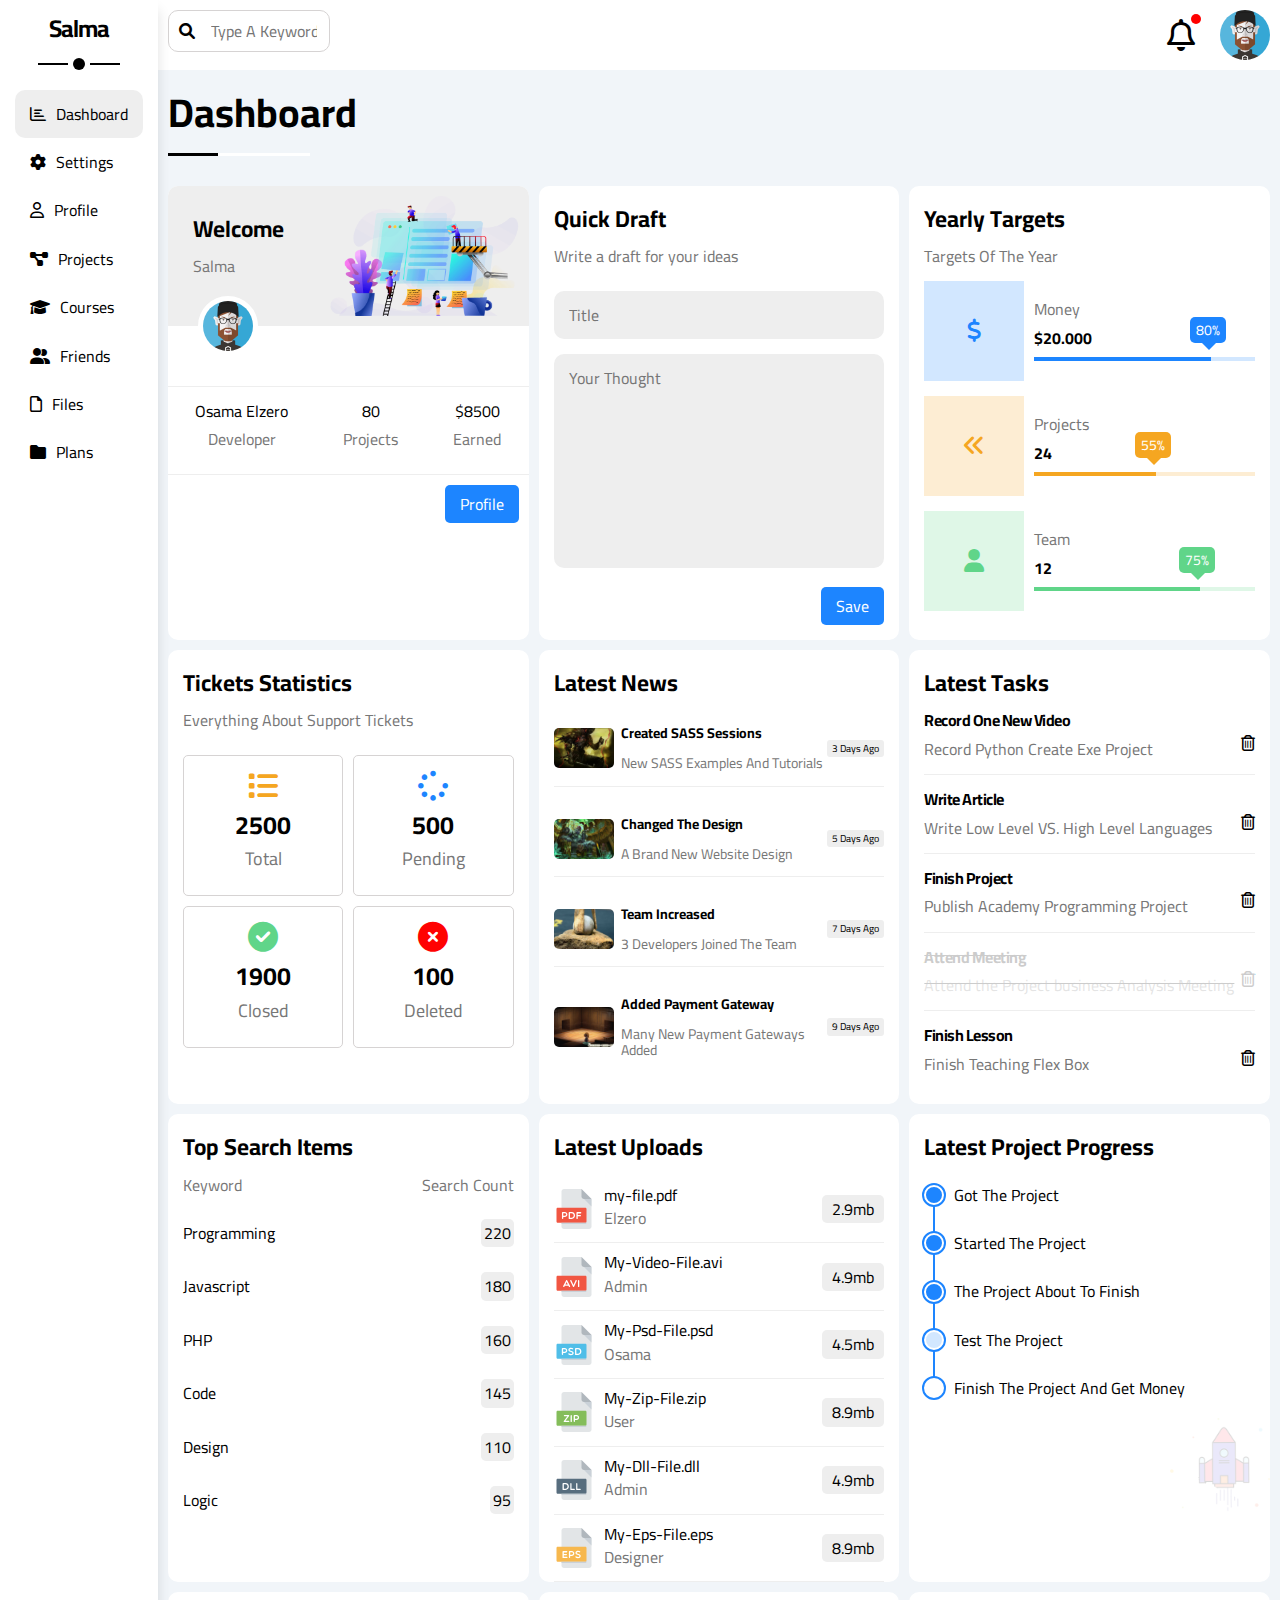
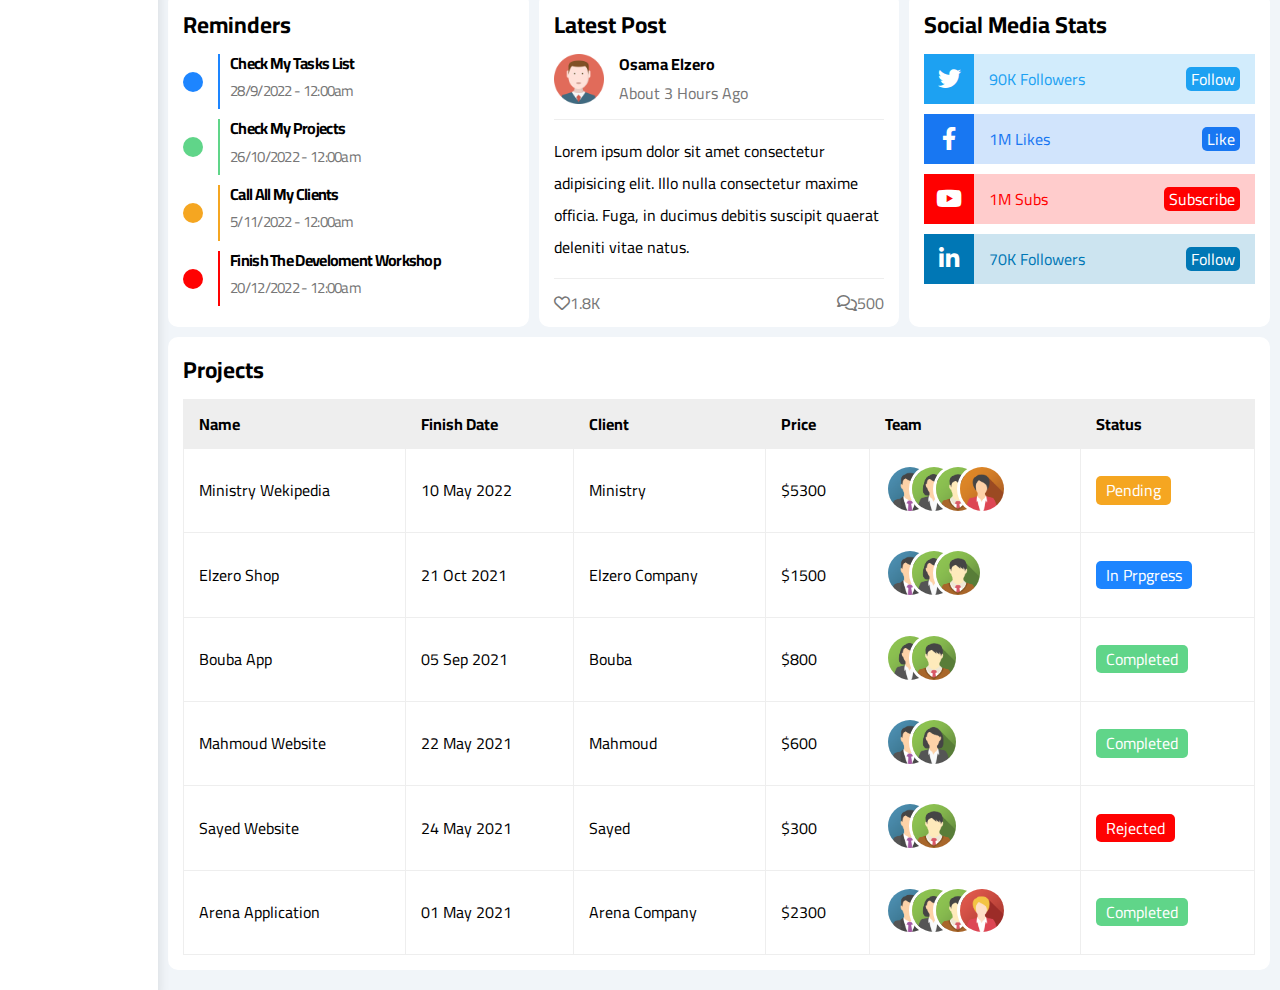
<file: index.html>
<!DOCTYPE html>
<html lang="en">

<head>
    <meta charset="UTF-8">
    <meta http-equiv="X-UA-Compatible" content="IE=edge">
    <meta name="viewport" content="width=device-width, initial-scale=1.0">
    <title>Dashboard</title>
    <link rel="stylesheet" href="css/normalize.css">
    <!-- Font Awesome -->
    <link rel="stylesheet" href="css/all.min.css">
    <link rel="stylesheet" href="css/master.css">
    <!-- Google Fonts -->
    <link rel="preconnect" href="https://fonts.googleapis.com">
    <link rel="preconnect" href="https://fonts.gstatic.com" crossorigin>
    <link href="https://fonts.googleapis.com/css2?family=Cairo:wght@300;400;500;600;700&display=swap" rel="stylesheet">
</head>

<body>
    <!-- Start Main -->
    <div class="main-page">
        <!-- Start Side Bar -->
        <div class="side-bar">
            <h2>Salma</h2>
            <span class="circle"></span>
            <ul>
                <li style="background-color: #eeeeee;"><a href="#index.html"><i
                            class="fa-regular fa-chart-bar"></i><span>Dashboard</span></a></li>
                <li><a href="settings.html"><i class="fa-solid fa-gear"></i><span>Settings</span></a></li>
                <li><a href="profile.html"><i class="fa-regular fa-user"></i><span>Profile</span></a></li>
                <li><a href="projects.html"><i class="fa-solid fa-diagram-project"></i><span>Projects</span></a></li>
                <li><a href="courses.html"><i class="fa-solid fa-graduation-cap"></i><span>Courses</span></a></li>
                <li><a href="friends.html"><i class="fa-solid fa-user-group"></i><span>Friends</span></a></li>
                <li><a href="files.html"><i class="fa-regular fa-file"></i><span>Files</span></a></li>
                <li><a href="plans.html"><i class="fa-solid fa-folder"></i><span>Plans</span></a></li>
            </ul>
        </div>
        <!-- End Side Bar -->
        <!-- Start Content -->
        <div class="content">
            <!-- Start Nav -->
            <div class="nav">
                <div class="search">
                    <i class="fa-solid fa-magnifying-glass"></i>
                    <input type="text" placeholder="Type A Keyword">
                </div>
                <div class="notification">
                    <i class="fa-regular fa-bell fa-2x"></i>
                    <span></span>
                    <img src="imgs/avatar-01.png" alt="">
                </div>
            </div>
            <!-- End Nav -->
            <!-- Start Dashboard -->
            <div class="dashboard main-content">
                <h2 class="main-title">Dashboard</h2>
                <div class="container1">
                    <!-- Start Welcome -->
                    <div class="welcome box">
                        <div class="title-image">
                            <div class="title">
                                <h3>Welcome</h3>
                                <span>Salma</span>
                            </div>
                            <img src="imgs/landing-image.png" alt="">
                        </div>
                        <div class="image-holder">
                            <img src="imgs/avatar-01.png" alt="" class="user">
                        </div>
                        <div class="info">
                            <div>
                                <span>Osama Elzero</span>
                                <span>Developer</span>
                            </div>
                            <div>
                                <span>80</span>
                                <span>Projects</span>
                            </div>
                            <div>
                                <span>$8500</span>
                                <span>Earned</span>
                            </div>
                        </div>
                        <a href="#">Profile</a>

                    </div>
                    <!-- End Welcome -->
                    <!-- Start Quick Draft -->
                    <div class="quick-draft box">
                        <div class="title">
                            <h3>Quick Draft</h3>
                            <span>Write a draft for your ideas</span>
                        </div>
                        <form action="">
                            <input type="text" placeholder="Title" class="input">
                            <textarea name="thought" id="" cols="30" rows="10" placeholder="Your Thought"
                                class="input"></textarea>
                            <input type="submit" value="Save">
                        </form>
                    </div>
                    <!-- End Quick Draft -->
                    <!-- Start Yearly Drafts -->
                    <div class="yearly-targets box">
                        <div class="title">
                            <h3>Yearly Targets</h3>
                            <span>Targets Of The Year</span>
                        </div>
                        <div class="line blue">
                            <div class="icon">
                                <i class="fa-solid fa-dollar-sign"></i>
                            </div>
                            <div class="info">
                                <span>Money</span>
                                <span>$20.000</span>
                                <div class="percentage">
                                    <span style="width: 80%;" prog_value="80%"></span>
                                </div>
                            </div>
                        </div>
                        <div class="line yellow">
                            <div class="icon">
                                <i class="fa-solid fa-angles-left"></i>
                            </div>
                            <div class="info">
                                <span>Projects</span>
                                <span>24</span>
                                <div class="percentage">
                                    <span style="width: 55%;" prog_value="55%"></span>
                                </div>
                            </div>
                        </div>
                        <div class="line green">
                            <div class="icon">
                                <i class="fa-solid fa-user"></i>
                            </div>
                            <div class="info">
                                <span>Team</span>
                                <span>12</span>
                                <div class="percentage">
                                    <span style="width: 75%;" prog_value="75%"></span>
                                </div>
                            </div>
                        </div>
                    </div>
                    <!-- End Yearly Drafts -->
                    <!-- Start Tickets Statistics -->
                    <div class="tickets-statistics box">
                        <div class="title">
                            <h3>Tickets Statistics</h3>
                            <span>Everything About Support Tickets</span>
                        </div>
                        <div class="content">
                            <div>
                                <i class="fa-solid fa-list yellow"></i>
                                <span>2500</span>
                                <span>Total</span>
                            </div>
                            <div>
                                <i class="fa-solid fa-spinner blue"></i>
                                <span>500</span>
                                <span>Pending</span>
                            </div>
                            <div>
                                <i class="fa-regular fa-circle-check green"></i>
                                <span>1900</span>
                                <span>Closed</span>
                            </div>
                            <div>
                                <i class="fa-regular fa-circle-xmark red"></i>
                                <span>100</span>
                                <span>Deleted</span>
                            </div>
                        </div>
                    </div>
                    <!-- End Ticket Statistics -->
                    <!-- Start Latest News -->
                    <div class="latest-news box">
                        <div class="title">
                            <h3>Latest News</h3>
                        </div>
                        <div class="line">
                            <img src="imgs/cat-05.jpg" alt="">
                            <div class="text">
                                <p>Created SASS Sessions</p>
                                <p>New SASS Examples And Tutorials</p>
                            </div>
                            <div class="time">3 Days Ago</div>
                        </div>
                        <div class="line">
                            <img src="imgs/cat-06.jpg" alt="">
                            <div class="text">
                                <p>Changed The Design</p>
                                <p>A Brand New Website Design</p>
                            </div>
                            <div class="time">5 Days Ago</div>
                        </div>
                        <div class="line">
                            <img src="imgs/cat-07.jpg" alt="">
                            <div class="text">
                                <p>Team Increased</p>
                                <p>3 Developers Joined The Team</p>
                            </div>
                            <div class="time">7 Days Ago</div>
                        </div>
                        <div class="line">
                            <img src="imgs/cat-08.jpg" alt="">
                            <div class="text">
                                <p>Added Payment Gateway</p>
                                <p>Many New Payment Gateways Added</p>
                            </div>
                            <div class="time">9 Days Ago</div>
                        </div>
                    </div>
                    <!-- End Latest News -->
                    <!-- Start Latest Tasks -->
                    <div class="latest-tasks box">
                        <div class="title">
                            <h3>Latest Tasks</h3>
                        </div>
                        <div class="line">
                            <div class="text">
                                <h4>Record One New Video</h4>
                                <p>Record Python Create Exe Project</p>
                            </div>
                            <i class="fa-regular fa-trash-can"></i>
                        </div>
                        <div class="line">
                            <div class="text">
                                <h4>Write Article</h4>
                                <p>Write Low Level VS. High Level Languages</p>
                            </div>
                            <i class="fa-regular fa-trash-can"></i>
                        </div>
                        <div class="line">
                            <div class="text">
                                <h4>Finish Project</h4>
                                <p>Publish Academy Programming Project</p>
                            </div>
                            <i class="fa-regular fa-trash-can"></i>
                        </div>
                        <div class="line">
                            <div class="text">
                                <h4>Attend Meeting</h4>
                                <p>Attend the Project business Analysis Meeting</p>
                            </div>
                            <i class="fa-regular fa-trash-can"></i>
                        </div>
                        <div class="line">
                            <div class="text">
                                <h4>Finish Lesson</h4>
                                <p>Finish Teaching Flex Box</p>
                            </div>
                            <i class="fa-regular fa-trash-can"></i>
                        </div>
                    </div>
                    <!-- End Latest Tasks -->
                    <!-- Start Top Search Items -->
                    <div class="top-search-items box">
                        <div class="title">
                            <h3>Top Search Items</h3>
                        </div>
                        <div class="line">
                            <span>Keyword</span>
                            <span>Search Count</span>
                        </div>
                        <div class="line">
                            <span>Programming</span>
                            <span>220</span>
                        </div>
                        <div class="line">
                            <span>Javascript</span>
                            <span>180</span>
                        </div>
                        <div class="line">
                            <span>PHP</span>
                            <span>160</span>
                        </div>
                        <div class="line">
                            <span>Code</span>
                            <span>145</span>
                        </div>
                        <div class="line">
                            <span>Design</span>
                            <span>110</span>
                        </div>
                        <div class="line">
                            <span>Logic</span>
                            <span>95</span>
                        </div>
                    </div>
                    <!-- End Top Search Items -->
                    <!-- Start Latest Upload -->
                    <div class="latest-uploads box">
                        <div class="title">
                            <h3>Latest Uploads</h3>
                        </div>
                        <div class="line">
                            <img src="imgs/pdf.svg" alt="">
                            <div>
                                <span>my-file.pdf</span>
                                <span>Elzero</span>
                            </div>
                            <span>2.9mb</span>
                        </div>
                        <div class="line">
                            <img src="imgs/avi.svg" alt="">
                            <div>
                                <span>My-Video-File.avi</span>
                                <span>Admin</span>
                            </div>
                            <span>4.9mb</span>
                        </div>
                        <div class="line">
                            <img src="imgs/psd.svg" alt="">
                            <div>
                                <span>My-Psd-File.psd</span>
                                <span>Osama</span>
                            </div>
                            <span>4.5mb</span>
                        </div>
                        <div class="line">
                            <img src="imgs/zip.svg" alt="">
                            <div>
                                <span>My-Zip-File.zip</span>
                                <span>User</span>
                            </div>
                            <span>8.9mb</span>
                        </div>
                        <div class="line">
                            <img src="imgs/dll.svg" alt="">
                            <div>
                                <span>My-Dll-File.dll</span>
                                <span>Admin</span>
                            </div>
                            <span>4.9mb</span>
                        </div>
                        <div class="line">
                            <img src="imgs/eps.svg" alt="">
                            <div>
                                <span>My-Eps-File.eps</span>
                                <span>Designer</span>
                            </div>
                            <span>8.9mb</span>
                        </div>
                    </div>
                    <!-- End Latest Upload -->
                    <!-- Start Latest Project Progress -->
                    <div class="latest-project-prgress box">
                        <div class="title">
                            <h3>Latest Project Progress</h3>
                        </div>
                        <div class="line">
                            <span></span>
                            <p>Got The Project</p>
                        </div>
                        <div class="line">
                            <span></span>
                            <p>Started The Project</p>
                        </div>
                        <div class="line">
                            <span></span>
                            <p>The Project About To Finish</p>
                        </div>
                        <div class="line">
                            <span></span>
                            <p>Test The Project</p>
                        </div>
                        <div class="line">
                            <span></span>
                            <p>Finish The Project And Get Money</p>
                        </div>
                        <img src="imgs/project.png" alt="">
                    </div>
                    <!-- End Latest Project Progress -->
                    <!-- Start Reminders -->
                    <div class="reminders box">
                        <div class="title">
                            <h3>Reminders</h3>
                        </div>
                        <div class="line blue">
                            <span></span>
                            <div>
                                <span>Check My Tasks List</span>
                                <span>28/9/2022 - 12:00am</span>
                            </div>
                        </div>
                        <div class="line green">
                            <span></span>
                            <div>
                                <span>Check My Projects</span>
                                <span>26/10/2022 - 12:00am</span>
                            </div>
                        </div>
                        <div class="line yellow">
                            <span></span>
                            <div>
                                <span>Call All My Clients</span>
                                <span>5/11/2022 - 12:00am</span>
                            </div>
                        </div>
                        <div class="line red">
                            <span></span>
                            <div>
                                <span>Finish The Develoment Workshop</span>
                                <span>20/12/2022 - 12:00am</span>
                            </div>
                        </div>
                    </div>
                    <!-- End Reminders -->
                    <!-- Start Latest Post -->
                    <div class="latest-post box">
                        <div class="title">
                            <h3>Latest Post</h3>
                        </div>
                        <div class="content">
                            <div class="personal-name">
                                <img src="imgs/avatar.png" alt="">
                                <div>
                                    <span>Osama Elzero</span>
                                    <span>About 3 Hours Ago</span>
                                </div>
                            </div>
                            <div class="post">
                                Lorem ipsum dolor sit amet consectetur adipisicing elit. Illo nulla consectetur maxime
                                officia. Fuga, in ducimus debitis suscipit quaerat deleniti vitae natus.
                            </div>
                            <div class="reaction">
                                <span><i class="fa-regular fa-heart"></i>1.8K</span>
                                <span><i class="fa-regular fa-comments"></i>500</span>
                            </div>
                        </div>
                    </div>
                    <!-- End Latest Post -->
                    <!-- Start Social Media Stats -->
                    <div class="social-media-stats box">
                        <div class="title">
                            <h3>Social Media Stats</h3>
                        </div>
                        <div class="content">
                            <div class="line twitter">
                                <div>
                                    <i class="fa-brands fa-twitter"></i>
                                </div>
                                <div>
                                    <span>90K Followers</span>
                                    <span>Follow</span>
                                </div>
                            </div>
                            <div class="line facebook">
                                <div>
                                    <i class="fa-brands fa-facebook-f"></i>
                                </div>
                                <div>
                                    <span>1M Likes</span>
                                    <span>Like</span>
                                </div>
                            </div>
                            <div class="line youtube">
                                <div>
                                    <i class="fa-brands fa-youtube"></i>
                                </div>
                                <div>
                                    <span>1M Subs</span>
                                    <span>Subscribe</span>
                                </div>
                            </div>
                            <div class="line linkedin">
                                <div>
                                    <i class="fa-brands fa-linkedin-in"></i>
                                </div>
                                <div>
                                    <span>70K Followers</span>
                                    <span>Follow</span>
                                </div>
                            </div>
                        </div>
                    </div>
                    <!-- End Social Media Stats -->
                    <!-- Start Projects -->
                    <div class="projects box">
                        <div class="title">
                            <h3>Projects</h3>
                        </div>
                        <table>
                            <thead>
                                <tr>
                                    <td>Name</td>
                                    <td>Finish Date</td>
                                    <td>Client</td>
                                    <td>Price</td>
                                    <td>Team</td>
                                    <td>Status</td>
                                </tr>
                            </thead>
                            <tbody>
                                <tr>
                                    <td>Ministry Wekipedia</td>
                                    <td>10 May 2022</td>
                                    <td>Ministry</td>
                                    <td>$5300</td>
                                    <td>
                                        <img src="imgs/team-01.png" alt="">
                                        <img src="imgs/team-02.png" alt="">
                                        <img src="imgs/team-03.png" alt="">
                                        <img src="imgs/team-04.png" alt="">
                                    </td>
                                    <td><input type="submit" value="Pending" class="pending"></td>
                                </tr>
                                <tr>
                                    <td>Elzero Shop</td>
                                    <td>21 Oct 2021</td>
                                    <td>Elzero Company</td>
                                    <td>$1500</td>
                                    <td>
                                        <img src="imgs/team-01.png" alt="">
                                        <img src="imgs/team-02.png" alt="">
                                        <img src="imgs/team-03.png" alt="">
                                    </td>
                                    <td><input type="submit" value="In Prpgress" class="in-progress"></td>
                                </tr>
                                <tr>
                                    <td>Bouba App</td>
                                    <td>05 Sep 2021</td>
                                    <td>Bouba</td>
                                    <td>$800</td>
                                    <td>
                                        <img src="imgs/team-02.png" alt="">
                                        <img src="imgs/team-03.png" alt="">
                                    </td>
                                    <td><input type="submit" value="Completed" class="completed"></td>
                                </tr>
                                <tr>
                                    <td>Mahmoud Website</td>
                                    <td>22 May 2021</td>
                                    <td>Mahmoud</td>
                                    <td>$600</td>
                                    <td>
                                        <img src="imgs/team-01.png" alt="">
                                        <img src="imgs/team-02.png" alt="">
                                    </td>
                                    <td><input type="submit" value="Completed" class="completed"></td>
                                </tr>
                                <tr>
                                    <td>Sayed Website</td>
                                    <td>24 May 2021</td>
                                    <td>Sayed</td>
                                    <td>$300</td>
                                    <td>
                                        <img src="imgs/team-01.png" alt="">
                                        <img src="imgs/team-03.png" alt="">
                                    </td>
                                    <td><input type="submit" value="Rejected" class="rejected"></td>
                                </tr>
                                <tr>
                                    <td>Arena Application</td>
                                    <td>01 May 2021</td>
                                    <td>Arena Company</td>
                                    <td>$2300</td>
                                    <td>
                                        <img src="imgs/team-01.png" alt="">
                                        <img src="imgs/team-02.png" alt="">
                                        <img src="imgs/team-03.png" alt="">
                                        <img src="imgs/team-05.png" alt="">
                                    </td>
                                    <td><input type="submit" value="Completed" class="completed"></td>
                                </tr>

                            </tbody>
                        </table>
                    </div>
                    <!-- End Projects -->
                </div>
            </div>
        </div>
    </div>
    <!-- End Dashboard -->
    </div>
    </div>
    <!-- End Main -->

</body>

</html>
</file>
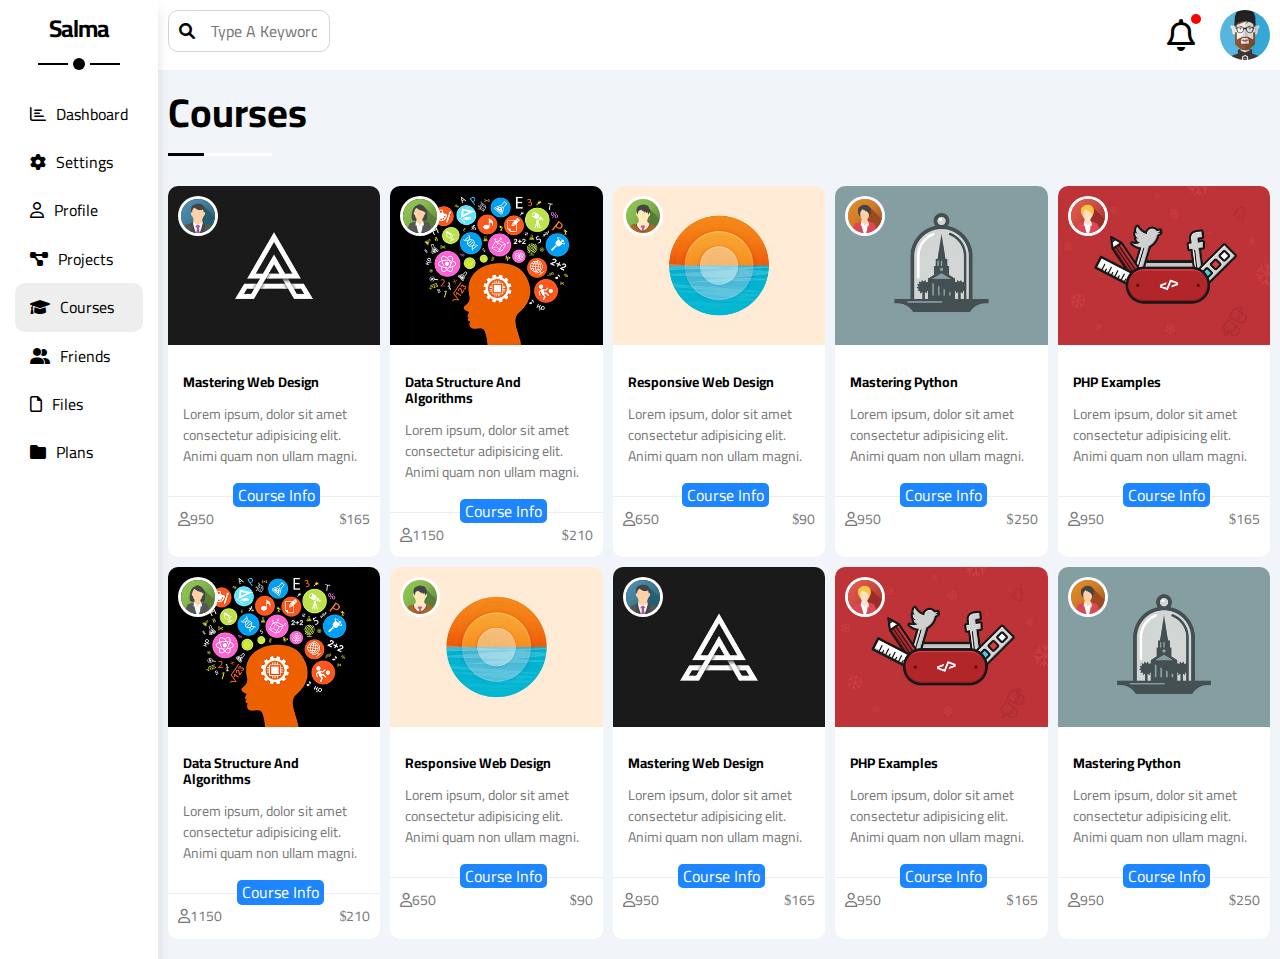
<file: courses.html>
<!DOCTYPE html>
<html lang="en">

<head>
    <meta charset="UTF-8">
    <meta http-equiv="X-UA-Compatible" content="IE=edge">
    <meta name="viewport" content="width=device-width, initial-scale=1.0">
    <title>Courses</title>
    <link rel="stylesheet" href="css/normalize.css">
    <!-- Font Awesome -->
    <link rel="stylesheet" href="css/all.min.css">
    <link rel="stylesheet" href="css/master.css">
    <!-- Google Fonts -->
    <link rel="preconnect" href="https://fonts.googleapis.com">
    <link rel="preconnect" href="https://fonts.gstatic.com" crossorigin>
    <link href="https://fonts.googleapis.com/css2?family=Cairo:wght@300;400;500;600;700&display=swap" rel="stylesheet">
</head>

<body>
    <!-- Start Main -->
    <div class="main-page">
        <!-- Start Side Bar -->
        <div class="side-bar">
            <h2>Salma</h2>
            <span class="circle"></span>
            <ul>
                <li><a href="index.html"><i class="fa-regular fa-chart-bar"></i><span>Dashboard</span></a></li>
                <li><a href="settings.html"><i class="fa-solid fa-gear"></i><span>Settings</span></a></li>
                <li><a href="profile.html"><i class="fa-regular fa-user"></i><span>Profile</span></a></li>
                <li><a href="projects.html"><i class="fa-solid fa-diagram-project"></i><span>Projects</span></a></li>
                <li style="background-color: #eeeeee;"><a href="courses.html"><i
                            class="fa-solid fa-graduation-cap"></i><span>Courses</span></a></li>
                <li><a href="friends.html"><i class="fa-solid fa-user-group"></i><span>Friends</span></a></li>
                <li><a href="files.html"><i class="fa-regular fa-file"></i><span>Files</span></a></li>
                <li><a href="plans.html"><i class="fa-solid fa-folder"></i><span>Plans</span></a></li>
            </ul>
        </div>
        <!-- End Side Bar -->
        <!-- Start Content -->
        <div class="content">
            <!-- Start Nav -->
            <div class="nav">
                <div class="search">
                    <i class="fa-solid fa-magnifying-glass"></i>
                    <input type="text" placeholder="Type A Keyword">
                </div>
                <div class="notification">
                    <i class="fa-regular fa-bell fa-2x"></i>
                    <span></span>
                    <img src="imgs/avatar-01.png" alt="">
                </div>
            </div>
            <!-- End Nav -->
            <!-- Start Courses -->
            <div class="courses main-content">
                <h2 class="main-title">Courses</h2>
                <div class="courses-container">
                    <div class="box">
                        <img src="imgs/team-01.png" alt="" class="user">
                        <img src="imgs/course-01.jpg" alt="" class="background">
                        <div class="text">
                            <h3>Mastering Web Design</h3>
                            <p>
                                Lorem ipsum, dolor sit amet consectetur adipisicing elit. Animi quam non ullam magni.
                            </p>
                        </div>
                        <div class="price">
                            <span><i class="fa-regular fa-user"></i>950</span>
                            <input type="submit" value="Course Info">
                            <span><i class="fa-regular fa-dollar-sign"></i>165</span>
                        </div>
                    </div>
                    <div class="box">
                        <img src="imgs/team-02.png" alt="" class="user">
                        <img src="imgs/course-02.jpg" alt="" class="background">
                        <div class="text">
                            <h3>Data Structure And Algorithms</h3>
                            <p>
                                Lorem ipsum, dolor sit amet consectetur adipisicing elit. Animi quam non ullam
                                magni.
                            </p>
                        </div>
                        <div class="price">
                            <span><i class="fa-regular fa-user"></i>1150</span>
                            <input type="submit" value="Course Info">
                            <span><i class="fa-regular fa-dollar-sign"></i>210</span>
                        </div>
                    </div>
                    <div class="box">
                        <img src="imgs/team-03.png" alt="" class="user">
                        <img src="imgs/course-03.jpg" alt="" class="background">
                        <div class="text">
                            <h3>Responsive Web Design</h3>
                            <p>
                                Lorem ipsum, dolor sit amet consectetur adipisicing elit. Animi quam non ullam
                                magni.
                            </p>
                        </div>
                        <div class="price">
                            <span><i class="fa-regular fa-user"></i>650</span>
                            <input type="submit" value="Course Info">
                            <span><i class="fa-regular fa-dollar-sign"></i>90</span>
                        </div>
                    </div>
                    <div class="box">
                        <img src="imgs/team-04.png" alt="" class="user">
                        <img src="imgs/course-04.jpg" alt="" class="background">
                        <div class="text">
                            <h3>Mastering Python</h3>
                            <p>
                                Lorem ipsum, dolor sit amet consectetur adipisicing elit. Animi quam non
                                ullam magni.
                            </p>
                        </div>
                        <div class="price">
                            <span><i class="fa-regular fa-user"></i>950</span>
                            <input type="submit" value="Course Info">
                            <span><i class="fa-regular fa-dollar-sign"></i>250</span>
                        </div>
                    </div>
                    <div class="box">
                        <img src="imgs/team-05.png" alt="" class="user">
                        <img src="imgs/course-05.jpg" alt="" class="background">
                        <div class="text">
                            <h3>PHP Examples</h3>
                            <p>
                                Lorem ipsum, dolor sit amet consectetur adipisicing elit. Animi quam non
                                ullam magni.
                            </p>
                        </div>
                        <div class="price">
                            <span><i class="fa-regular fa-user"></i>950</span>
                            <input type="submit" value="Course Info">
                            <span><i class="fa-regular fa-dollar-sign"></i>165</span>
                        </div>
                    </div>
                    <div class="box">
                        <img src="imgs/team-02.png" alt="" class="user">
                        <img src="imgs/course-02.jpg" alt="" class="background">
                        <div class="text">
                            <h3>Data Structure And Algorithms</h3>
                            <p>
                                Lorem ipsum, dolor sit amet consectetur adipisicing elit. Animi quam non
                                ullam magni.
                            </p>
                        </div>
                        <div class="price">
                            <span><i class="fa-regular fa-user"></i>1150</span>
                            <input type="submit" value="Course Info">
                            <span><i class="fa-regular fa-dollar-sign"></i>210</span>
                        </div>
                    </div>
                    <div class="box">
                        <img src="imgs/team-03.png" alt="" class="user">
                        <img src="imgs/course-03.jpg" alt="" class="background">
                        <div class="text">
                            <h3>Responsive Web Design</h3>
                            <p>
                                Lorem ipsum, dolor sit amet consectetur adipisicing elit. Animi quam non ullam
                                magni.
                            </p>
                        </div>
                        <div class="price">
                            <span><i class="fa-regular fa-user"></i>650</span>
                            <input type="submit" value="Course Info">
                            <span><i class="fa-regular fa-dollar-sign"></i>90</span>
                        </div>
                    </div>
                    <div class="box">
                        <img src="imgs/team-01.png" alt="" class="user">
                        <img src="imgs/course-01.jpg" alt="" class="background">
                        <div class="text">
                            <h3>Mastering Web Design</h3>
                            <p>
                                Lorem ipsum, dolor sit amet consectetur adipisicing elit. Animi quam non ullam magni.
                            </p>
                        </div>
                        <div class="price">
                            <span><i class="fa-regular fa-user"></i>950</span>
                            <input type="submit" value="Course Info">
                            <span><i class="fa-regular fa-dollar-sign"></i>165</span>
                        </div>
                    </div>
                    <div class="box">
                        <img src="imgs/team-05.png" alt="" class="user">
                        <img src="imgs/course-05.jpg" alt="" class="background">
                        <div class="text">
                            <h3>PHP Examples</h3>
                            <p>
                                Lorem ipsum, dolor sit amet consectetur adipisicing elit. Animi quam non
                                ullam magni.
                            </p>
                        </div>
                        <div class="price">
                            <span><i class="fa-regular fa-user"></i>950</span>
                            <input type="submit" value="Course Info">
                            <span><i class="fa-regular fa-dollar-sign"></i>165</span>
                        </div>
                    </div>
                    <div class="box">
                        <img src="imgs/team-04.png" alt="" class="user">
                        <img src="imgs/course-04.jpg" alt="" class="background">
                        <div class="text">
                            <h3>Mastering Python</h3>
                            <p>
                                Lorem ipsum, dolor sit amet consectetur adipisicing elit. Animi quam non
                                ullam magni.
                            </p>
                        </div>
                        <div class="price">
                            <span><i class="fa-regular fa-user"></i>950</span>
                            <input type="submit" value="Course Info">
                            <span><i class="fa-regular fa-dollar-sign"></i>250</span>
                        </div>
                    </div>
                </div>
            </div>
            <!-- End Courses -->
        </div>
        <!-- End Main -->
    </div>
    <!-- End Main -->
    </div>
    <!-- End Content -->
</body>

</html>
</file>
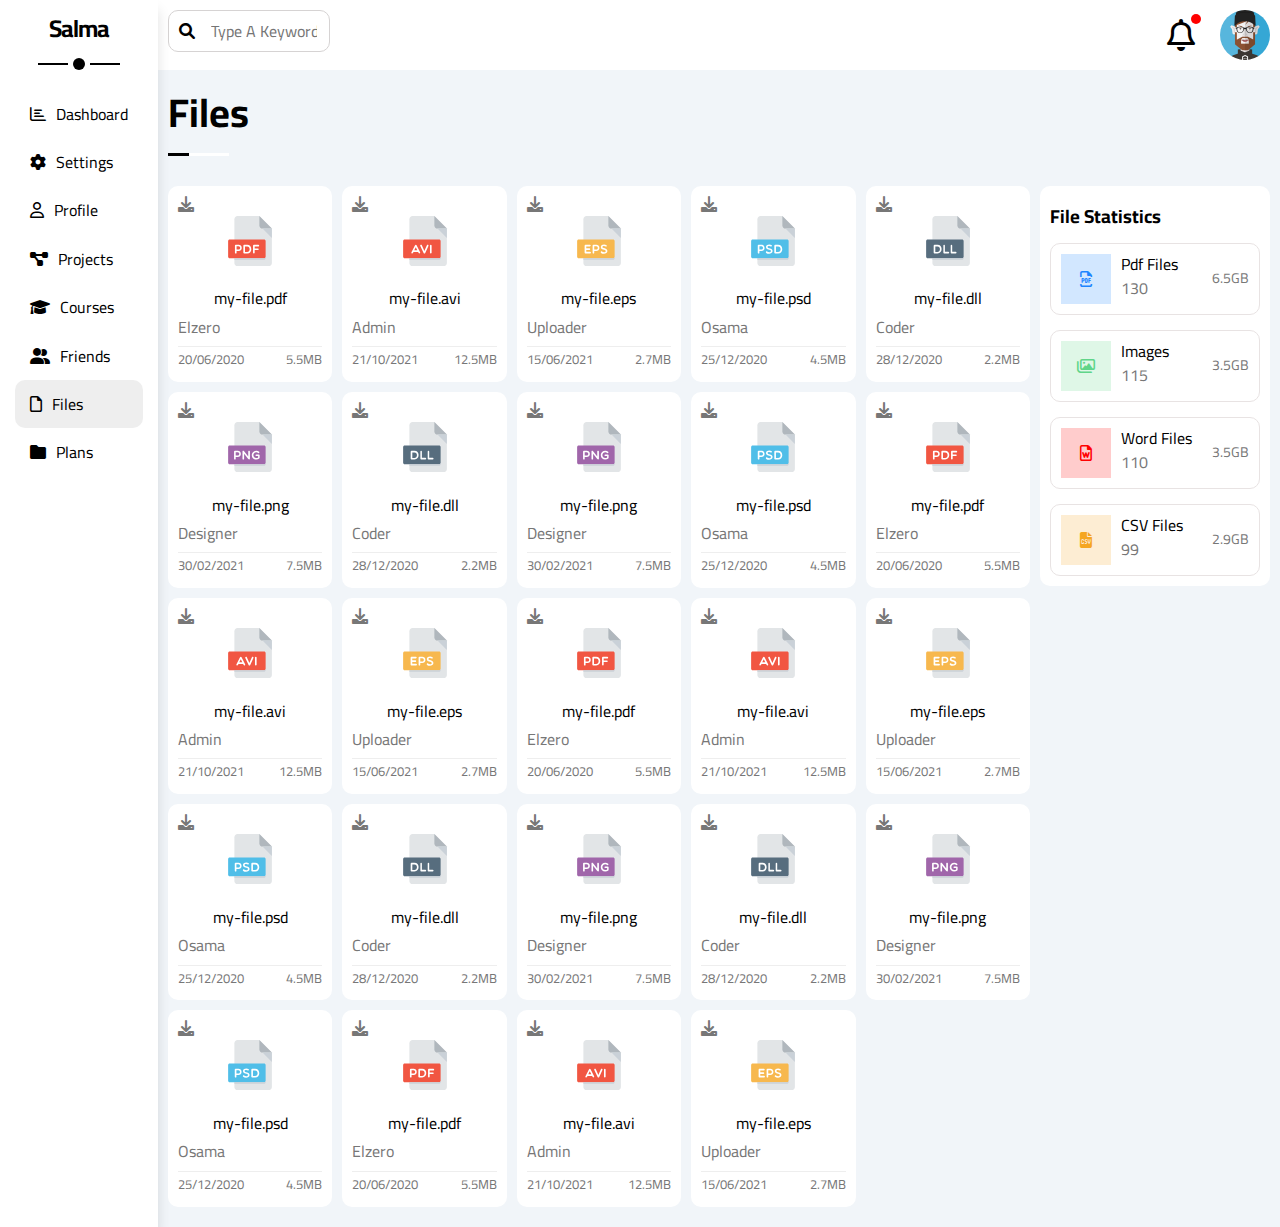
<file: files.html>
<!DOCTYPE html>
<html lang="en">

<head>
    <meta charset="UTF-8">
    <meta http-equiv="X-UA-Compatible" content="IE=edge">
    <meta name="viewport" content="width=device-width, initial-scale=1.0">
    <title>Files</title>
    <link rel="stylesheet" href="css/normalize.css">
    <!-- Font Awesome -->
    <link rel="stylesheet" href="css/all.min.css">
    <link rel="stylesheet" href="css/master.css">
    <!-- Google Fonts -->
    <link rel="preconnect" href="https://fonts.googleapis.com">
    <link rel="preconnect" href="https://fonts.gstatic.com" crossorigin>
    <link href="https://fonts.googleapis.com/css2?family=Cairo:wght@300;400;500;600;700&display=swap" rel="stylesheet">
</head>

<body>
    <!-- Start Main -->
    <div class="main-page">
        <!-- Start Side Bar -->
        <div class="side-bar">
            <h2>Salma</h2>
            <span class="circle"></span>
            <ul>
                <li><a href="index.html"><i class="fa-regular fa-chart-bar"></i><span>Dashboard</span></a></li>
                <li><a href="settings.html"><i class="fa-solid fa-gear"></i><span>Settings</span></a></li>
                <li><a href="profile.html"><i class="fa-regular fa-user"></i><span>Profile</span></a></li>
                <li><a href="projects.html"><i class="fa-solid fa-diagram-project"></i><span>Projects</span></a></li>
                <li><a href="courses.html"><i class="fa-solid fa-graduation-cap"></i><span>Courses</span></a></li>
                <li><a href="friends.html"><i class="fa-solid fa-user-group"></i><span>Friends</span></a></li>
                <li style="background-color: #eeeeee;"><a href="files.html"><i
                            class="fa-regular fa-file"></i><span>Files</span></a></li>
                <li><a href="plans.html"><i class="fa-solid fa-folder"></i><span>Plans</span></a></li>
            </ul>
        </div>
        <!-- End Side Bar -->
        <!-- Start Content -->
        <div class="content">
            <!-- Start Nav -->
            <div class="nav">
                <div class="search">
                    <i class="fa-solid fa-magnifying-glass"></i>
                    <input type="text" placeholder="Type A Keyword">
                </div>
                <div class="notification">
                    <i class="fa-regular fa-bell fa-2x"></i>
                    <span></span>
                    <img src="imgs/avatar-01.png" alt="">
                </div>
            </div>
            <!-- End Nav -->
            <!-- Start Files -->
            <div class="files main-content">
                <h2 class="main-title">Files</h2>
                <!-- Start Files Container -->
                <div class="files-container">
                    <div class="boxes">
                        <div class="box">
                            <i class="fa-solid fa-download"></i>
                            <img src="imgs/pdf.svg" alt="">
                            <span>my-file.pdf</span>
                            <span class="person">Elzero</span>
                            <div class="info">
                                <span>20/06/2020</span>
                                <span>5.5MB</span>
                            </div>
                        </div>
                        <div class="box">
                            <i class="fa-solid fa-download"></i>
                            <img src="imgs/avi.svg" alt="">
                            <span>my-file.avi</span>
                            <span class="person">Admin</span>
                            <div class="info">
                                <span>21/10/2021</span>
                                <span>12.5MB</span>
                            </div>
                        </div>
                        <div class="box">
                            <i class="fa-solid fa-download"></i>
                            <img src="imgs/eps.svg" alt="">
                            <span>my-file.eps</span>
                            <span class="person">Uploader</span>
                            <div class="info">
                                <span>15/06/2021</span>
                                <span>2.7MB</span>
                            </div>
                        </div>
                        <div class="box">
                            <i class="fa-solid fa-download"></i>
                            <img src="imgs/psd.svg" alt="">
                            <span>my-file.psd</span>
                            <span class="person">Osama</span>
                            <div class="info">
                                <span>25/12/2020</span>
                                <span>4.5MB</span>
                            </div>
                        </div>
                        <div class="box">
                            <i class="fa-solid fa-download"></i>
                            <img src="imgs/dll.svg" alt="">
                            <span>my-file.dll</span>
                            <span class="person">Coder</span>
                            <div class="info">
                                <span>28/12/2020</span>
                                <span>2.2MB</span>
                            </div>
                        </div>
                        <div class="box">
                            <i class="fa-solid fa-download"></i>
                            <img src="imgs/png.svg" alt="">
                            <span>my-file.png</span>
                            <span class="person">Designer</span>
                            <div class="info">
                                <span>30/02/2021</span>
                                <span>7.5MB</span>
                            </div>
                        </div>
                        <div class="box">
                            <i class="fa-solid fa-download"></i>
                            <img src="imgs/dll.svg" alt="">
                            <span>my-file.dll</span>
                            <span class="person">Coder</span>
                            <div class="info">
                                <span>28/12/2020</span>
                                <span>2.2MB</span>
                            </div>
                        </div>
                        <div class="box">
                            <i class="fa-solid fa-download"></i>
                            <img src="imgs/png.svg" alt="">
                            <span>my-file.png</span>
                            <span class="person">Designer</span>
                            <div class="info">
                                <span>30/02/2021</span>
                                <span>7.5MB</span>
                            </div>
                        </div>
                        <div class="box">
                            <i class="fa-solid fa-download"></i>
                            <img src="imgs/psd.svg" alt="">
                            <span>my-file.psd</span>
                            <span class="person">Osama</span>
                            <div class="info">
                                <span>25/12/2020</span>
                                <span>4.5MB</span>
                            </div>
                        </div>
                        <div class="box">
                            <i class="fa-solid fa-download"></i>
                            <img src="imgs/pdf.svg" alt="">
                            <span>my-file.pdf</span>
                            <span class="person">Elzero</span>
                            <div class="info">
                                <span>20/06/2020</span>
                                <span>5.5MB</span>
                            </div>
                        </div>
                        <div class="box">
                            <i class="fa-solid fa-download"></i>
                            <img src="imgs/avi.svg" alt="">
                            <span>my-file.avi</span>
                            <span class="person">Admin</span>
                            <div class="info">
                                <span>21/10/2021</span>
                                <span>12.5MB</span>
                            </div>
                        </div>
                        <div class="box">
                            <i class="fa-solid fa-download"></i>
                            <img src="imgs/eps.svg" alt="">
                            <span>my-file.eps</span>
                            <span class="person">Uploader</span>
                            <div class="info">
                                <span>15/06/2021</span>
                                <span>2.7MB</span>
                            </div>
                        </div>
                        <div class="box">
                            <i class="fa-solid fa-download"></i>
                            <img src="imgs/pdf.svg" alt="">
                            <span>my-file.pdf</span>
                            <span class="person">Elzero</span>
                            <div class="info">
                                <span>20/06/2020</span>
                                <span>5.5MB</span>
                            </div>
                        </div>
                        <div class="box">
                            <i class="fa-solid fa-download"></i>
                            <img src="imgs/avi.svg" alt="">
                            <span>my-file.avi</span>
                            <span class="person">Admin</span>
                            <div class="info">
                                <span>21/10/2021</span>
                                <span>12.5MB</span>
                            </div>
                        </div>
                        <div class="box">
                            <i class="fa-solid fa-download"></i>
                            <img src="imgs/eps.svg" alt="">
                            <span>my-file.eps</span>
                            <span class="person">Uploader</span>
                            <div class="info">
                                <span>15/06/2021</span>
                                <span>2.7MB</span>
                            </div>
                        </div>
                        <div class="box">
                            <i class="fa-solid fa-download"></i>
                            <img src="imgs/psd.svg" alt="">
                            <span>my-file.psd</span>
                            <span class="person">Osama</span>
                            <div class="info">
                                <span>25/12/2020</span>
                                <span>4.5MB</span>
                            </div>
                        </div>
                        <div class="box">
                            <i class="fa-solid fa-download"></i>
                            <img src="imgs/dll.svg" alt="">
                            <span>my-file.dll</span>
                            <span class="person">Coder</span>
                            <div class="info">
                                <span>28/12/2020</span>
                                <span>2.2MB</span>
                            </div>
                        </div>
                        <div class="box">
                            <i class="fa-solid fa-download"></i>
                            <img src="imgs/png.svg" alt="">
                            <span>my-file.png</span>
                            <span class="person">Designer</span>
                            <div class="info">
                                <span>30/02/2021</span>
                                <span>7.5MB</span>
                            </div>
                        </div>
                        <div class="box">
                            <i class="fa-solid fa-download"></i>
                            <img src="imgs/dll.svg" alt="">
                            <span>my-file.dll</span>
                            <span class="person">Coder</span>
                            <div class="info">
                                <span>28/12/2020</span>
                                <span>2.2MB</span>
                            </div>
                        </div>
                        <div class="box">
                            <i class="fa-solid fa-download"></i>
                            <img src="imgs/png.svg" alt="">
                            <span>my-file.png</span>
                            <span class="person">Designer</span>
                            <div class="info">
                                <span>30/02/2021</span>
                                <span>7.5MB</span>
                            </div>
                        </div>
                        <div class="box">
                            <i class="fa-solid fa-download"></i>
                            <img src="imgs/psd.svg" alt="">
                            <span>my-file.psd</span>
                            <span class="person">Osama</span>
                            <div class="info">
                                <span>25/12/2020</span>
                                <span>4.5MB</span>
                            </div>
                        </div>
                        <div class="box">
                            <i class="fa-solid fa-download"></i>
                            <img src="imgs/pdf.svg" alt="">
                            <span>my-file.pdf</span>
                            <span class="person">Elzero</span>
                            <div class="info">
                                <span>20/06/2020</span>
                                <span>5.5MB</span>
                            </div>
                        </div>
                        <div class="box">
                            <i class="fa-solid fa-download"></i>
                            <img src="imgs/avi.svg" alt="">
                            <span>my-file.avi</span>
                            <span class="person">Admin</span>
                            <div class="info">
                                <span>21/10/2021</span>
                                <span>12.5MB</span>
                            </div>
                        </div>
                        <div class="box">
                            <i class="fa-solid fa-download"></i>
                            <img src="imgs/eps.svg" alt="">
                            <span>my-file.eps</span>
                            <span class="person">Uploader</span>
                            <div class="info">
                                <span>15/06/2021</span>
                                <span>2.7MB</span>
                            </div>
                        </div>
                    </div>
                    <div class="file-statistics">
                        <h3>File Statistics</h3>
                        <div class="line">
                            <div class="icon blue"><i class="fa-regular fa-file-pdf"></i></div>
                            <div class="text">
                                <span>Pdf Files</span>
                                <span>130</span>
                            </div>
                            <span>6.5GB</span>
                        </div>
                        <div class="line">
                            <div class="icon green"><i class="fa-regular fa-images"></i></div>
                            <div class="text">
                                <span>Images</span>
                                <span>115</span>
                            </div>
                            <span>3.5GB</span>
                        </div>
                        <div class="line">
                            <div class="icon red"><i class="fa-regular fa-file-word"></i></div>
                            <div class="text">
                                <span>Word Files</span>
                                <span>110</span>
                            </div>
                            <span>3.5GB</span>
                        </div>
                        <div class="line">
                            <div class="icon yellow"><i class="fa-solid fa-file-csv"></i></div>
                            <div class="text">
                                <span>CSV Files</span>
                                <span>99</span>
                            </div>
                            <span>2.9GB</span>
                        </div>
                    </div>
                </div>
                <!-- End Files Container -->
            </div>
            <!-- End Files -->
        </div>
        <!-- End Content -->
    </div>
    <!-- End Main -->
    </div>
    <!-- End Content -->
</body>

</html>
</file>
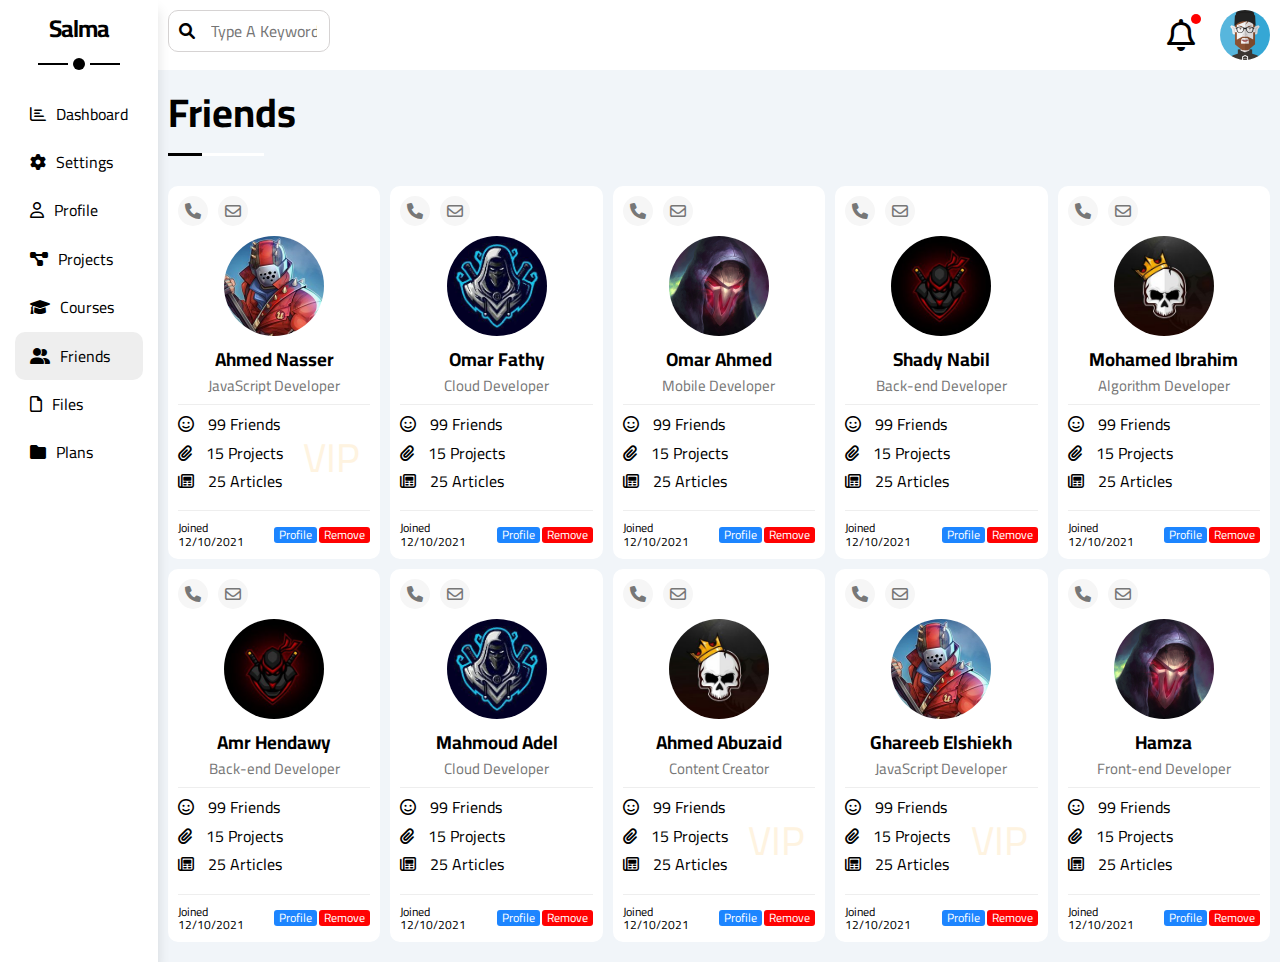
<file: friends.html>
<!DOCTYPE html>
<html lang="en">

<head>
    <meta charset="UTF-8">
    <meta http-equiv="X-UA-Compatible" content="IE=edge">
    <meta name="viewport" content="width=device-width, initial-scale=1.0">
    <title>Friends</title>
    <link rel="stylesheet" href="css/normalize.css">
    <!-- Font Awesome -->
    <link rel="stylesheet" href="css/all.min.css">
    <link rel="stylesheet" href="css/master.css">
    <!-- Google Fonts -->
    <link rel="preconnect" href="https://fonts.googleapis.com">
    <link rel="preconnect" href="https://fonts.gstatic.com" crossorigin>
    <link href="https://fonts.googleapis.com/css2?family=Cairo:wght@300;400;500;600;700&display=swap" rel="stylesheet">
</head>

<body>
    <!-- Start Main -->
    <div class="main-page">
        <!-- Start Side Bar -->
        <div class="side-bar">
            <h2>Salma</h2>
            <span class="circle"></span>
            <ul>
                <li><a href="index.html"><i class="fa-regular fa-chart-bar"></i><span>Dashboard</span></a></li>
                <li><a href="settings.html"><i class="fa-solid fa-gear"></i><span>Settings</span></a></li>
                <li><a href="profile.html"><i class="fa-regular fa-user"></i><span>Profile</span></a></li>
                <li><a href="projects.html"><i class="fa-solid fa-diagram-project"></i><span>Projects</span></a></li>
                <li><a href="courses.html"><i class="fa-solid fa-graduation-cap"></i><span>Courses</span></a></li>
                <li style="background-color: #eeeeee;"><a href="friends.html"><i
                            class="fa-solid fa-user-group"></i><span>Friends</span></a></li>
                <li><a href="files.html"><i class="fa-regular fa-file"></i><span>Files</span></a></li>
                <li><a href="plans.html"><i class="fa-solid fa-folder"></i><span>Plans</span></a></li>
            </ul>
        </div>
        <!-- End Side Bar -->
        <!-- Start Content -->
        <div class="content">
            <!-- Start Nav -->
            <div class="nav">
                <div class="search">
                    <i class="fa-solid fa-magnifying-glass"></i>
                    <input type="text" placeholder="Type A Keyword">
                </div>
                <div class="notification">
                    <i class="fa-regular fa-bell fa-2x"></i>
                    <span></span>
                    <img src="imgs/avatar-01.png" alt="">
                </div>
            </div>
            <!-- End Nav -->
            <!-- Start Friends -->
            <div class="friends main-content">
                <h2 class="main-title">Friends</h2>
                <div class="friends-container">
                    <div class="box">
                        <div class="icons">
                            <div><i class="fa-solid fa-phone"></i></div>
                            <div><i class="fa-regular fa-envelope"></i></div>
                        </div>
                        <img src="imgs/friend-01.jpg" alt="">
                        <h3>Ahmed Nasser</h3>
                        <span>JavaScript Developer</span>
                        <div class="info">
                            <div>
                                <i class="fa-regular fa-face-smile"></i>
                                <span>99 Friends</span>
                            </div>
                            <div>
                                <i class="fa-solid fa-paperclip"></i>
                                <span>15 Projects</span>
                            </div>
                            <div>
                                <i class="fa-regular fa-newspaper"></i>
                                <span>25 Articles</span>
                            </div>
                        </div>
                        <div class="control">
                            <span>Joined 12/10/2021</span>
                            <input type="submit" value="Profile" class="blue">
                            <input type="submit" value="Remove" class="red">
                        </div>
                    </div>
                    <div class="box">
                        <div class="icons">
                            <div><i class="fa-solid fa-phone"></i></div>
                            <div><i class="fa-regular fa-envelope"></i></div>
                        </div>
                        <img src="imgs/friend-02.jpg" alt="">
                        <h3>Omar Fathy</h3>
                        <span>Cloud Developer</span>
                        <div class="info">
                            <div>
                                <i class="fa-regular fa-face-smile"></i>
                                <span>99 Friends</span>
                            </div>
                            <div>
                                <i class="fa-solid fa-paperclip"></i>
                                <span>15 Projects</span>
                            </div>
                            <div>
                                <i class="fa-regular fa-newspaper"></i>
                                <span>25 Articles</span>
                            </div>
                        </div>
                        <div class="control">
                            <span>Joined 12/10/2021</span>
                            <input type="submit" value="Profile" class="blue">
                            <input type="submit" value="Remove" class="red">
                        </div>
                    </div>
                    <div class="box">
                        <div class="icons">
                            <div><i class="fa-solid fa-phone"></i></div>
                            <div><i class="fa-regular fa-envelope"></i></div>
                        </div>
                        <img src="imgs/friend-03.jpg" alt="">
                        <h3>Omar Ahmed</h3>
                        <span>Mobile Developer</span>
                        <div class="info">
                            <div>
                                <i class="fa-regular fa-face-smile"></i>
                                <span>99 Friends</span>
                            </div>
                            <div>
                                <i class="fa-solid fa-paperclip"></i>
                                <span>15 Projects</span>
                            </div>
                            <div>
                                <i class="fa-regular fa-newspaper"></i>
                                <span>25 Articles</span>
                            </div>
                        </div>
                        <div class="control">
                            <span>Joined 12/10/2021</span>
                            <input type="submit" value="Profile" class="blue">
                            <input type="submit" value="Remove" class="red">
                        </div>
                    </div>
                    <div class="box">
                        <div class="icons">
                            <div><i class="fa-solid fa-phone"></i></div>
                            <div><i class="fa-regular fa-envelope"></i></div>
                        </div>
                        <img src="imgs/friend-04.jpg" alt="">
                        <h3>Shady Nabil</h3>
                        <span>Back-end Developer</span>
                        <div class="info">
                            <div>
                                <i class="fa-regular fa-face-smile"></i>
                                <span>99 Friends</span>
                            </div>
                            <div>
                                <i class="fa-solid fa-paperclip"></i>
                                <span>15 Projects</span>
                            </div>
                            <div>
                                <i class="fa-regular fa-newspaper"></i>
                                <span>25 Articles</span>
                            </div>
                        </div>
                        <div class="control">
                            <span>Joined 12/10/2021</span>
                            <input type="submit" value="Profile" class="blue">
                            <input type="submit" value="Remove" class="red">
                        </div>
                    </div>
                    <div class="box">
                        <div class="icons">
                            <div><i class="fa-solid fa-phone"></i></div>
                            <div><i class="fa-regular fa-envelope"></i></div>
                        </div>
                        <img src="imgs/friend-05.jpg" alt="">
                        <h3>Mohamed Ibrahim</h3>
                        <span>Algorithm Developer</span>
                        <div class="info">
                            <div>
                                <i class="fa-regular fa-face-smile"></i>
                                <span>99 Friends</span>
                            </div>
                            <div>
                                <i class="fa-solid fa-paperclip"></i>
                                <span>15 Projects</span>
                            </div>
                            <div>
                                <i class="fa-regular fa-newspaper"></i>
                                <span>25 Articles</span>
                            </div>
                        </div>
                        <div class="control">
                            <span>Joined 12/10/2021</span>
                            <input type="submit" value="Profile" class="blue">
                            <input type="submit" value="Remove" class="red">
                        </div>
                    </div>
                    <div class="box">
                        <div class="icons">
                            <div><i class="fa-solid fa-phone"></i></div>
                            <div><i class="fa-regular fa-envelope"></i></div>
                        </div>
                        <img src="imgs/friend-04.jpg" alt="">
                        <h3>Amr Hendawy</h3>
                        <span>Back-end Developer</span>
                        <div class="info">
                            <div>
                                <i class="fa-regular fa-face-smile"></i>
                                <span>99 Friends</span>
                            </div>
                            <div>
                                <i class="fa-solid fa-paperclip"></i>
                                <span>15 Projects</span>
                            </div>
                            <div>
                                <i class="fa-regular fa-newspaper"></i>
                                <span>25 Articles</span>
                            </div>
                        </div>
                        <div class="control">
                            <span>Joined 12/10/2021</span>
                            <input type="submit" value="Profile" class="blue">
                            <input type="submit" value="Remove" class="red">
                        </div>
                    </div>
                    <div class="box">
                        <div class="icons">
                            <div><i class="fa-solid fa-phone"></i></div>
                            <div><i class="fa-regular fa-envelope"></i></div>
                        </div>
                        <img src="imgs/friend-02.jpg" alt="">
                        <h3>Mahmoud Adel</h3>
                        <span>Cloud Developer</span>
                        <div class="info">
                            <div>
                                <i class="fa-regular fa-face-smile"></i>
                                <span>99 Friends</span>
                            </div>
                            <div>
                                <i class="fa-solid fa-paperclip"></i>
                                <span>15 Projects</span>
                            </div>
                            <div>
                                <i class="fa-regular fa-newspaper"></i>
                                <span>25 Articles</span>
                            </div>
                        </div>
                        <div class="control">
                            <span>Joined 12/10/2021</span>
                            <input type="submit" value="Profile" class="blue">
                            <input type="submit" value="Remove" class="red">
                        </div>
                    </div>
                    <div class="box">
                        <div class="icons">
                            <div><i class="fa-solid fa-phone"></i></div>
                            <div><i class="fa-regular fa-envelope"></i></div>
                        </div>
                        <img src="imgs/friend-05.jpg" alt="">
                        <h3>Ahmed Abuzaid</h3>
                        <span>Content Creator</span>
                        <div class="info">
                            <div>
                                <i class="fa-regular fa-face-smile"></i>
                                <span>99 Friends</span>
                            </div>
                            <div>
                                <i class="fa-solid fa-paperclip"></i>
                                <span>15 Projects</span>
                            </div>
                            <div>
                                <i class="fa-regular fa-newspaper"></i>
                                <span>25 Articles</span>
                            </div>
                        </div>
                        <div class="control">
                            <span>Joined 12/10/2021</span>
                            <input type="submit" value="Profile" class="blue">
                            <input type="submit" value="Remove" class="red">
                        </div>
                    </div>
                    <div class="box">
                        <div class="icons">
                            <div><i class="fa-solid fa-phone"></i></div>
                            <div><i class="fa-regular fa-envelope"></i></div>
                        </div>
                        <img src="imgs/friend-01.jpg" alt="">
                        <h3>Ghareeb Elshiekh</h3>
                        <span>JavaScript Developer</span>
                        <div class="info">
                            <div>
                                <i class="fa-regular fa-face-smile"></i>
                                <span>99 Friends</span>
                            </div>
                            <div>
                                <i class="fa-solid fa-paperclip"></i>
                                <span>15 Projects</span>
                            </div>
                            <div>
                                <i class="fa-regular fa-newspaper"></i>
                                <span>25 Articles</span>
                            </div>
                        </div>
                        <div class="control">
                            <span>Joined 12/10/2021</span>
                            <input type="submit" value="Profile" class="blue">
                            <input type="submit" value="Remove" class="red">
                        </div>
                    </div>
                    <div class="box">
                        <div class="icons">
                            <div><i class="fa-solid fa-phone"></i></div>
                            <div><i class="fa-regular fa-envelope"></i></div>
                        </div>
                        <img src="imgs/friend-03.jpg" alt="">
                        <h3>Hamza</h3>
                        <span>Front-end Developer</span>
                        <div class="info">
                            <div>
                                <i class="fa-regular fa-face-smile"></i>
                                <span>99 Friends</span>
                            </div>
                            <div>
                                <i class="fa-solid fa-paperclip"></i>
                                <span>15 Projects</span>
                            </div>
                            <div>
                                <i class="fa-regular fa-newspaper"></i>
                                <span>25 Articles</span>
                            </div>
                        </div>
                        <div class="control">
                            <span>Joined 12/10/2021</span>
                            <input type="submit" value="Profile" class="blue">
                            <input type="submit" value="Remove" class="red">
                        </div>
                    </div>
                </div>
            </div>
            <!-- End Friends -->
        </div>
        <!-- End Content -->
    </div>
    <!-- End Main -->
    </div>
    <!-- End Content -->
</body>

</html>
</file>
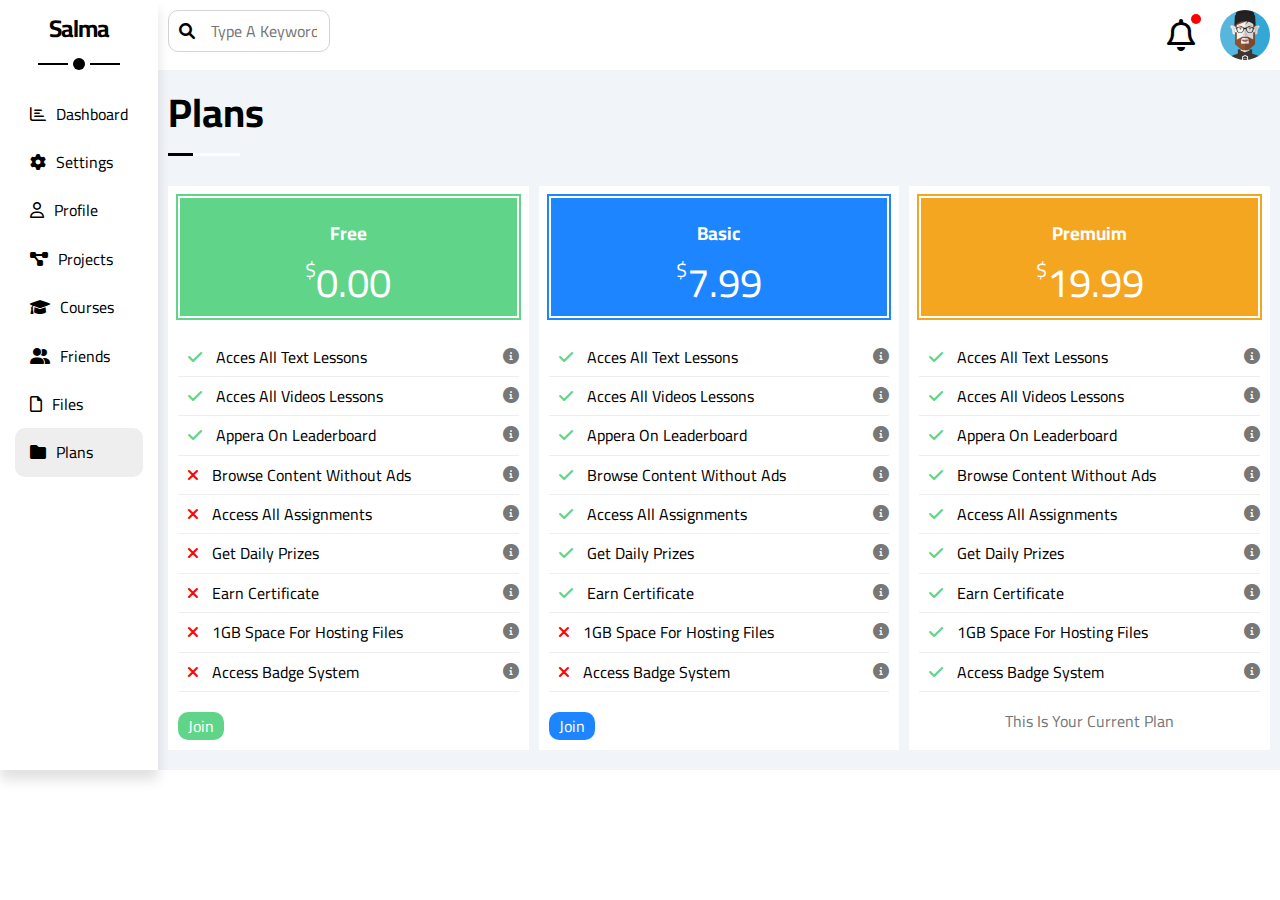
<file: plans.html>
<!DOCTYPE html>
<html lang="en">

<head>
    <meta charset="UTF-8">
    <meta http-equiv="X-UA-Compatible" content="IE=edge">
    <meta name="viewport" content="width=device-width, initial-scale=1.0">
    <title>Plans</title>
    <link rel="stylesheet" href="css/normalize.css">
    <!-- Font Awesome -->
    <link rel="stylesheet" href="css/all.min.css">
    <link rel="stylesheet" href="css/master.css">
    <!-- Google Fonts -->
    <link rel="preconnect" href="https://fonts.googleapis.com">
    <link rel="preconnect" href="https://fonts.gstatic.com" crossorigin>
    <link href="https://fonts.googleapis.com/css2?family=Cairo:wght@300;400;500;600;700&display=swap" rel="stylesheet">
</head>

<body>
    <!-- Start Main -->
    <div class="main-page">
        <!-- Start Side Bar -->
        <div class="side-bar">
            <h2>Salma</h2>
            <span class="circle"></span>
            <ul>
                <li><a href="index.html"><i class="fa-regular fa-chart-bar"></i><span>Dashboard</span></a></li>
                <li><a href="settings.html"><i class="fa-solid fa-gear"></i><span>Settings</span></a></li>
                <li><a href="profile.html"><i class="fa-regular fa-user"></i><span>Profile</span></a></li>
                <li><a href="projects.html"><i class="fa-solid fa-diagram-project"></i><span>Projects</span></a></li>
                <li><a href="courses.html"><i class="fa-solid fa-graduation-cap"></i><span>Courses</span></a></li>
                <li><a href="friends.html"><i class="fa-solid fa-user-group"></i><span>Friends</span></a></li>
                <li><a href="files.html"><i class="fa-regular fa-file"></i><span>Files</span></a></li>
                <li style="background-color: #eeeeee;"><a href="plans.html"><i
                            class="fa-solid fa-folder"></i><span>Plans</span></a></li>
            </ul>
        </div>
        <!-- End Side Bar -->
        <!-- Start Content -->
        <div class="content">
            <!-- Start Nav -->
            <div class="nav">
                <div class="search">
                    <i class="fa-solid fa-magnifying-glass"></i>
                    <input type="text" placeholder="Type A Keyword">
                </div>
                <div class="notification">
                    <i class="fa-regular fa-bell fa-2x"></i>
                    <span></span>
                    <img src="imgs/avatar-01.png" alt="">
                </div>
            </div>
            <!-- End Nav -->
            <!-- Start plans -->
            <div class="plans main-content">
                <h2 class="main-title">Plans</h2>
                <!-- Start Plans Container -->
                <div class="container1">
                    <div class="box green">
                        <div class="main-title">
                            <h3>Free</h3>
                            <div><span>$</span>0.00</div>
                        </div>
                        <ul>
                            <li>
                                <i class="fa-solid fa-check green"></i>
                                Acces All Text Lessons
                                <i class="fa-solid fa-circle-info"></i>
                            </li>
                            <li>
                                <i class="fa-solid fa-check green"></i>
                                Acces All Videos Lessons
                                <i class="fa-solid fa-circle-info"></i>
                            </li>
                            <li>
                                <i class="fa-solid fa-check green"></i>
                                Appera On Leaderboard
                                <i class="fa-solid fa-circle-info"></i>
                            </li>
                            <li>
                                <i class="fa-solid fa-xmark red"></i>
                                Browse Content Without Ads
                                <i class="fa-solid fa-circle-info"></i>
                            </li>
                            <li>
                                <i class="fa-solid fa-xmark red"></i>
                                Access All Assignments
                                <i class="fa-solid fa-circle-info"></i>
                            </li>
                            <li>
                                <i class="fa-solid fa-xmark red"></i>
                                Get Daily Prizes
                                <i class="fa-solid fa-circle-info"></i>
                            </li>
                            <li>
                                <i class="fa-solid fa-xmark red"></i>
                                Earn Certificate
                                <i class="fa-solid fa-circle-info"></i>
                            </li>
                            <li>
                                <i class="fa-solid fa-xmark red"></i>
                                1GB Space For Hosting Files
                                <i class="fa-solid fa-circle-info"></i>
                            </li>
                            <li>
                                <i class="fa-solid fa-xmark red"></i>
                                Access Badge System
                                <i class="fa-solid fa-circle-info"></i>
                            </li>
                        </ul>
                        <input type="submit" value="Join">
                    </div>
                    <div class="box blue">
                        <div class="main-title">
                            <h3>Basic</h3>
                            <div><span>$</span>7.99</div>
                        </div>
                        <ul>
                            <li>
                                <i class="fa-solid fa-check green"></i>
                                Acces All Text Lessons
                                <i class="fa-solid fa-circle-info"></i>
                            </li>
                            <li>
                                <i class="fa-solid fa-check green"></i>
                                Acces All Videos Lessons
                                <i class="fa-solid fa-circle-info"></i>
                            </li>
                            <li>
                                <i class="fa-solid fa-check green"></i>
                                Appera On Leaderboard
                                <i class="fa-solid fa-circle-info"></i>
                            </li>
                            <li>
                                <i class="fa-solid fa-check green"></i>
                                Browse Content Without Ads
                                <i class="fa-solid fa-circle-info"></i>
                            </li>
                            <li>
                                <i class="fa-solid fa-check green"></i>
                                Access All Assignments
                                <i class="fa-solid fa-circle-info"></i>
                            </li>
                            <li>
                                <i class="fa-solid fa-check green"></i>
                                Get Daily Prizes
                                <i class="fa-solid fa-circle-info"></i>
                            </li>
                            <li>
                                <i class="fa-solid fa-check green"></i>
                                Earn Certificate
                                <i class="fa-solid fa-circle-info"></i>
                            </li>
                            <li>
                                <i class="fa-solid fa-xmark red"></i>
                                1GB Space For Hosting Files
                                <i class="fa-solid fa-circle-info"></i>
                            </li>
                            <li>
                                <i class="fa-solid fa-xmark red"></i>
                                Access Badge System
                                <i class="fa-solid fa-circle-info"></i>
                            </li>
                        </ul>
                        <input type="submit" value="Join">
                    </div>
                    <div class="box Yellow">
                        <div class="main-title">
                            <h3>Premuim</h3>
                            <div><span>$</span>19.99</div>
                        </div>
                        <ul>
                            <li>
                                <i class="fa-solid fa-check green"></i>
                                Acces All Text Lessons
                                <i class="fa-solid fa-circle-info"></i>
                            </li>
                            <li>
                                <i class="fa-solid fa-check green"></i>
                                Acces All Videos Lessons
                                <i class="fa-solid fa-circle-info"></i>
                            </li>
                            <li>
                                <i class="fa-solid fa-check green"></i>
                                Appera On Leaderboard
                                <i class="fa-solid fa-circle-info"></i>
                            </li>
                            <li>
                                <i class="fa-solid fa-check green"></i>
                                Browse Content Without Ads
                                <i class="fa-solid fa-circle-info"></i>
                            </li>
                            <li>
                                <i class="fa-solid fa-check green"></i>
                                Access All Assignments
                                <i class="fa-solid fa-circle-info"></i>
                            </li>
                            <li>
                                <i class="fa-solid fa-check green"></i>
                                Get Daily Prizes
                                <i class="fa-solid fa-circle-info"></i>
                            </li>
                            <li>
                                <i class="fa-solid fa-check green"></i>
                                Earn Certificate
                                <i class="fa-solid fa-circle-info"></i>
                            </li>
                            <li>
                                <i class="fa-solid fa-check green"></i>
                                1GB Space For Hosting Files
                                <i class="fa-solid fa-circle-info"></i>
                            </li>
                            <li>
                                <i class="fa-solid fa-check green"></i>
                                Access Badge System
                                <i class="fa-solid fa-circle-info"></i>
                            </li>
                        </ul>
                        <div>This Is Your Current Plan</div>
                    </div>


                </div>
                <!-- End Plans Container -->
            </div>
            <!-- End Plans -->
        </div>
        <!-- End Content -->
    </div>
    <!-- End Main -->
    </div>
    <!-- End Content -->
</body>

</html>
</file>
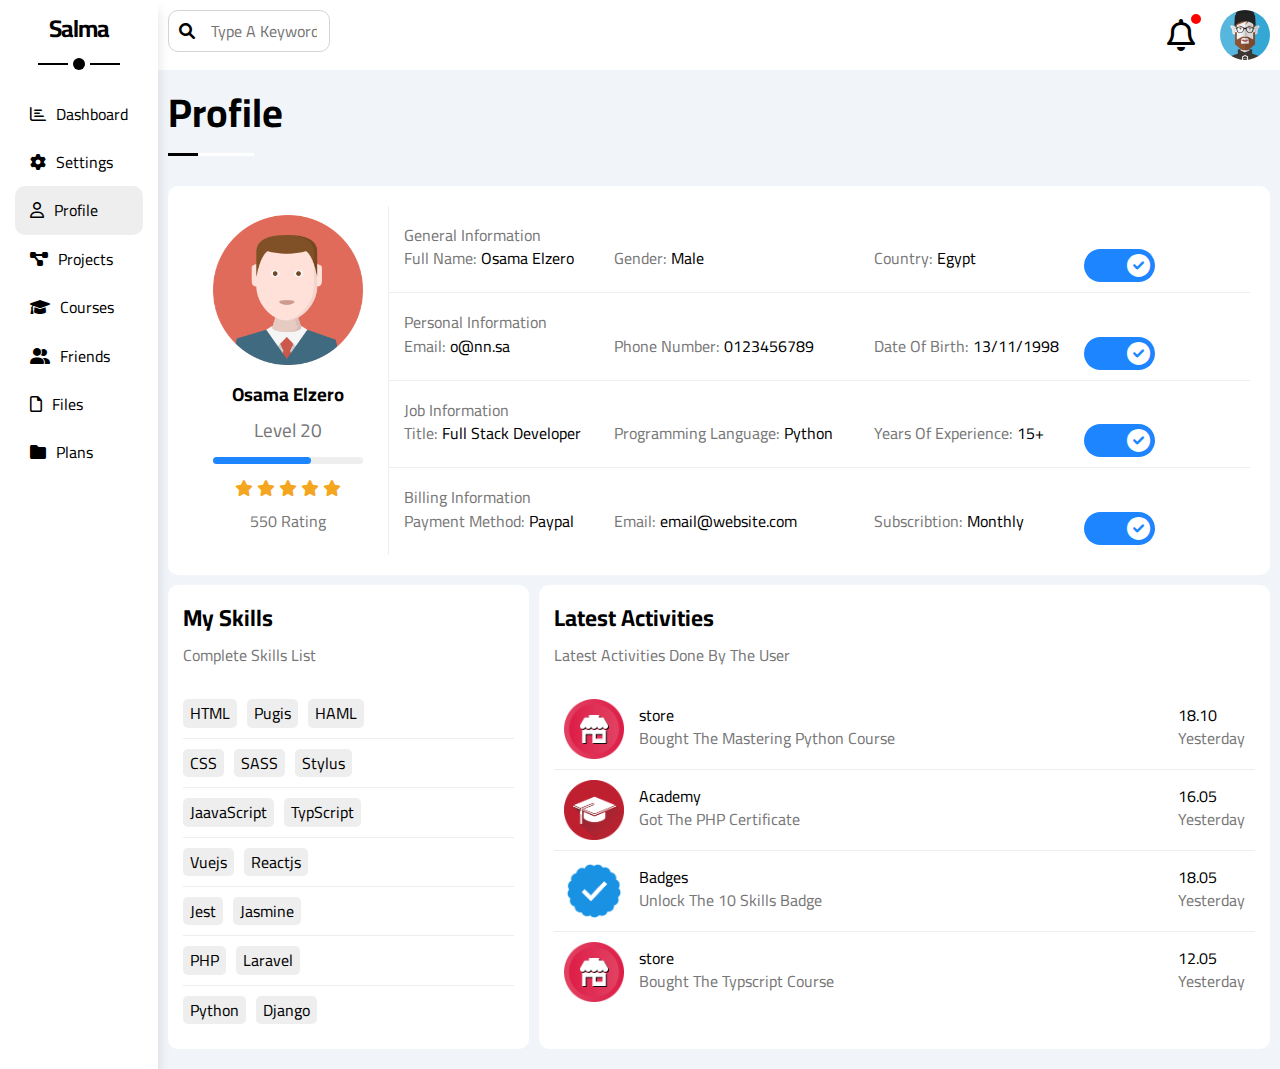
<file: profile.html>
<!DOCTYPE html>
<html lang="en">

<head>
    <meta charset="UTF-8">
    <meta http-equiv="X-UA-Compatible" content="IE=edge">
    <meta name="viewport" content="width=device-width, initial-scale=1.0">
    <title>Profile</title>
    <link rel="stylesheet" href="css/normalize.css">
    <!-- Font Awesome -->
    <link rel="stylesheet" href="css/all.min.css">
    <link rel="stylesheet" href="css/master.css">
    <!-- Google Fonts -->
    <link rel="preconnect" href="https://fonts.googleapis.com">
    <link rel="preconnect" href="https://fonts.gstatic.com" crossorigin>
    <link href="https://fonts.googleapis.com/css2?family=Cairo:wght@300;400;500;600;700&display=swap" rel="stylesheet">
</head>

<body>
    <!-- Start Main -->
    <div class="main-page">
        <!-- Start Side Bar -->
        <div class="side-bar">
            <h2>Salma</h2>
            <span class="circle"></span>
            <ul>
                <li><a href="index.html"><i class="fa-regular fa-chart-bar"></i><span>Dashboard</span></a></li>
                <li><a href="settings.html"><i class="fa-solid fa-gear"></i><span>Settings</span></a></li>
                <li style="background-color: #eeeeee;"><a href="profile.html"><i
                            class="fa-regular fa-user"></i><span>Profile</span></a></li>
                <li><a href="projects.html"><i class="fa-solid fa-diagram-project"></i><span>Projects</span></a></li>
                <li><a href="courses.html"><i class="fa-solid fa-graduation-cap"></i><span>Courses</span></a></li>
                <li><a href="friends.html"><i class="fa-solid fa-user-group"></i><span>Friends</span></a></li>
                <li><a href="files.html"><i class="fa-regular fa-file"></i><span>Files</span></a></li>
                <li><a href="plans.html"><i class="fa-solid fa-folder"></i><span>Plans</span></a></li>
            </ul>
        </div>
        <!-- End Side Bar -->
        <!-- Start Content -->
        <div class="content">
            <!-- Start Nav -->
            <div class="nav">
                <div class="search">
                    <i class="fa-solid fa-magnifying-glass"></i>
                    <input type="text" placeholder="Type A Keyword">
                </div>
                <div class="notification">
                    <i class="fa-regular fa-bell fa-2x"></i>
                    <span></span>
                    <img src="imgs/avatar-01.png" alt="">
                </div>
            </div>
            <!-- End Nav -->
            <!-- Start Profile -->
            <div class="profile main-content">
                <h2 class="main-title">Profile</h2>
                <div class="container1">
                    <!-- Start Information -->
                    <div class="information box">
                        <div class="profile-pic">
                            <img src="imgs/avatar.png" alt="">
                            <h3>Osama Elzero</h3>
                            <span>Level 20</span>
                            <div class="rate"><span style="width: 65%;"></span></div>
                            <div class="rate-icons">
                                <i class="fa-solid fa-star"></i>
                                <i class="fa-solid fa-star"></i>
                                <i class="fa-solid fa-star"></i>
                                <i class="fa-solid fa-star"></i>
                                <i class="fa-solid fa-star"></i>
                            </div>
                            <span>550 Rating</span>
                        </div>
                        <div class="info">
                            <div class="line">
                                <h4>General Information</h4>
                                <div class="content">
                                    <div><span>Full Name:</span> Osama Elzero</div>
                                    <div><span>Gender:</span> Male</div>
                                    <div><span>Country:</span> Egypt</div>
                                    <div class="icon-on-off">
                                        <i class="fa-solid fa-circle-xmark"></i>
                                        <i class="fa-solid fa-circle-check"></i>
                                    </div>
                                </div>
                            </div>
                            <div class="line">
                                <h4>Personal Information</h4>
                                <div class="content">
                                    <div><span>Email:</span> o@nn.sa</div>
                                    <div><span>Phone Number:</span> 0123456789</div>
                                    <div><span>Date Of Birth: </span>13/11/1998</div>
                                    <div class="icon-on-off">
                                        <i class="fa-solid fa-circle-xmark"></i>
                                        <i class="fa-solid fa-circle-check"></i>
                                    </div>
                                </div>
                            </div>
                            <div class="line">
                                <h4>Job Information</h4>
                                <div class="content">
                                    <div><span>Title:</span> Full Stack Developer</div>
                                    <div><span>Programming Language:</span> Python</div>
                                    <div><span>Years Of Experience:</span> 15+</div>
                                    <div class="icon-on-off">
                                        <i class="fa-solid fa-circle-xmark"></i>
                                        <i class="fa-solid fa-circle-check"></i>
                                    </div>
                                </div>
                            </div>
                            <div class="line">
                                <h4>Billing Information</h4>
                                <div class="content">
                                    <div><span>Payment Method:</span> Paypal</div>
                                    <div><span>Email:</span> email@website.com</div>
                                    <div><span>Subscribtion:</span> Monthly</div>
                                    <div class="icon-on-off">
                                        <i class="fa-solid fa-circle-xmark"></i>
                                        <i class="fa-solid fa-circle-check"></i>
                                    </div>
                                </div>
                            </div>
                        </div>
                    </div>
                    <!-- End Information -->
                    <!-- Start My Skills -->
                    <div class="my-skills box">
                        <div class="title">
                            <h3>My Skills</h3>
                            <span>Complete Skills List</span>
                        </div>
                        <div class="content">
                            <div class="line">
                                <span>HTML</span>
                                <span>Pugis</span>
                                <span>HAML</span>
                            </div>
                            <div class="line">
                                <span>CSS</span>
                                <span>SASS</span>
                                <span>Stylus</span>
                            </div>
                            <div class="line">
                                <span>JaavaScript</span>
                                <span>TypScript</span>
                            </div>
                            <div class="line">
                                <span>Vuejs</span>
                                <span>Reactjs</span>
                            </div>
                            <div class="line">
                                <span>Jest</span>
                                <span>Jasmine</span>
                            </div>
                            <div class="line">
                                <span>PHP</span>
                                <span>Laravel</span>
                            </div>
                            <div class="line">
                                <span>Python</span>
                                <span>Django</span>
                            </div>
                        </div>
                    </div>
                    <!-- End My Skills -->
                    <!-- Start Latest Activities -->
                    <div class="latest-activities box">
                        <div class="title">
                            <h3>Latest Activities</h3>
                            <span>Latest Activities Done By The User</span>
                        </div>
                        <div class="content">
                            <div class="line">
                                <img src="imgs/activity-01.png" alt="">
                                <div class="text center">
                                    <span>store</span>
                                    <span>Bought The Mastering Python Course</span>
                                </div>
                                <div class="text">
                                    <span>18.10</span>
                                    <span>Yesterday</span>
                                </div>
                            </div>
                            <div class="line">
                                <img src="imgs/activity-02.png" alt="">
                                <div class="text center">
                                    <span>Academy</span>
                                    <span>Got The PHP Certificate</span>
                                </div>
                                <div class="text">
                                    <span>16.05</span>
                                    <span>Yesterday</span>
                                </div>
                            </div>
                            <div class="line">
                                <img src="imgs/activity-03.png" alt="">
                                <div class="text center">
                                    <span>Badges</span>
                                    <span>Unlock The 10 Skills Badge</span>
                                </div>
                                <div class="text">
                                    <span>18.05</span>
                                    <span>Yesterday</span>
                                </div>
                            </div>
                            <div class="line">
                                <img src="imgs/activity-01.png" alt="">
                                <div class="text center">
                                    <span> store</span>
                                    <span>Bought The Typscript Course</span>
                                </div>
                                <div class="text">
                                    <span>12.05 </span>
                                    <span>Yesterday</span>
                                </div>
                            </div>
                        </div>

                    </div>
                    <!-- End Latest Activities -->

                </div>
                <!-- End Profile-->
            </div>

        </div>
    </div>
    <!-- End Main -->
</body>

</html>
</file>
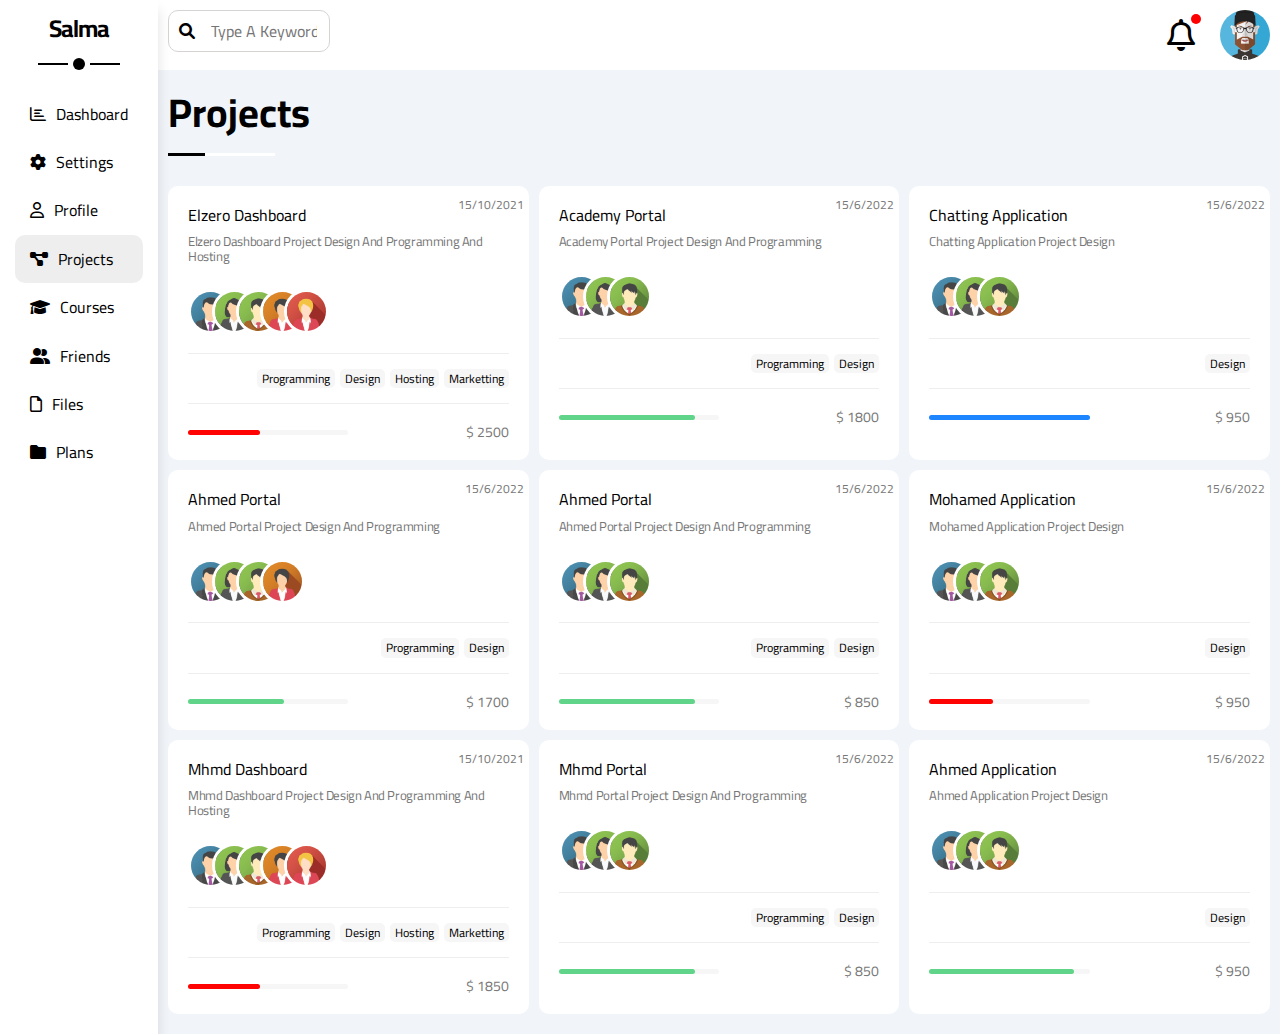
<file: projects.html>
<!DOCTYPE html>
<html lang="en">

<head>
    <meta charset="UTF-8">
    <meta http-equiv="X-UA-Compatible" content="IE=edge">
    <meta name="viewport" content="width=device-width, initial-scale=1.0">
    <title>Projects</title>
    <link rel="stylesheet" href="css/normalize.css">
    <!-- Font Awesome -->
    <link rel="stylesheet" href="css/all.min.css">
    <link rel="stylesheet" href="css/master.css">
    <!-- Google Fonts -->
    <link rel="preconnect" href="https://fonts.googleapis.com">
    <link rel="preconnect" href="https://fonts.gstatic.com" crossorigin>
    <link href="https://fonts.googleapis.com/css2?family=Cairo:wght@300;400;500;600;700&display=swap" rel="stylesheet">
</head>

<body>
    <!-- Start Main -->
    <div class="main-page">
        <!-- Start Side Bar -->
        <div class="side-bar">
            <h2>Salma</h2>
            <span class="circle"></span>
            <ul>
                <li><a href="index.html"><i class="fa-regular fa-chart-bar"></i><span>Dashboard</span></a></li>
                <li><a href="settings.html"><i class="fa-solid fa-gear"></i><span>Settings</span></a></li>
                <li><a href="profile.html"><i class="fa-regular fa-user"></i><span>Profile</span></a></li>
                <li style="background-color: #eeeeee;"><a href="projects.html"><i
                            class="fa-solid fa-diagram-project"></i><span>Projects</span></a></li>
                <li><a href="courses.html"><i class="fa-solid fa-graduation-cap"></i><span>Courses</span></a></li>
                <li><a href="friends.html"><i class="fa-solid fa-user-group"></i><span>Friends</span></a></li>
                <li><a href="files.html"><i class="fa-regular fa-file"></i><span>Files</span></a></li>
                <li><a href="plans.html"><i class="fa-solid fa-folder"></i><span>Plans</span></a></li>
            </ul>
        </div>
        <!-- End Side Bar -->
        <!-- Start Content -->
        <div class="content">
            <!-- Start Nav -->
            <div class="nav">
                <div class="search">
                    <i class="fa-solid fa-magnifying-glass"></i>
                    <input type="text" placeholder="Type A Keyword">
                </div>
                <div class="notification">
                    <i class="fa-regular fa-bell fa-2x"></i>
                    <span></span>
                    <img src="imgs/avatar-01.png" alt="">
                </div>
            </div>
            <!-- End Nav -->
            <!-- Start Projects -->
            <div class="projects main-content">
                <h2 class="main-title">Projects</h2>
                <div class="container1">
                    <div class="box red">
                        <div class="time">15/10/2021</div>
                        <div class="intro">
                            <span>Elzero Dashboard</span>
                            <span>Elzero Dashboard Project Design And Programming And Hosting</span>
                        </div>
                        <div class="imgs-holder">
                            <img src="imgs/team-01.png" alt="">
                            <img src="imgs/team-02.png" alt="">
                            <img src="imgs/team-03.png" alt="">
                            <img src="imgs/team-04.png" alt="">
                            <img src="imgs/team-05.png" alt="">
                        </div>
                        <div class="skills">
                            <span>Programming</span>
                            <span>Design</span>
                            <span>Hosting</span>
                            <span>Marketting</span>
                        </div>
                        <div class="price">
                            <div class="rate"><span style="width: 45%;"></span></div>
                            <span>$ 2500</span>
                        </div>
                    </div>
                    <div class="box green">
                        <div class="time">15/6/2022</div>
                        <div class="intro">
                            <span>Academy Portal</span>
                            <span>Academy Portal Project Design And Programming</span>
                        </div>
                        <div class="imgs-holder">
                            <img src="imgs/team-01.png" alt="">
                            <img src="imgs/team-02.png" alt="">
                            <img src="imgs/team-03.png" alt="">
                        </div>
                        <div class="skills">
                            <span>Programming</span>
                            <span>Design</span>
                        </div>
                        <div class="price">
                            <div class="rate"><span style="width: 85%;"></span></div>
                            <span>$ 1800</span>
                        </div>
                    </div>
                    <div class="box blue">
                        <div class="time">15/6/2022</div>
                        <div class="intro">
                            <span>Chatting Application</span>
                            <span>Chatting Application Project Design</span>
                        </div>
                        <div class="imgs-holder">
                            <img src="imgs/team-01.png" alt="">
                            <img src="imgs/team-02.png" alt="">
                            <img src="imgs/team-03.png" alt="">
                        </div>
                        <div class="skills">
                            <span>Design</span>
                        </div>
                        <div class="price">
                            <div class="rate"><span style="width: 100%;"></span></div>
                            <span>$ 950</span>
                        </div>
                    </div>
                    <div class="box green">
                        <div class="time">15/6/2022</div>
                        <div class="intro">
                            <span>Ahmed Portal</span>
                            <span>Ahmed Portal Project Design And Programming</span>
                        </div>
                        <div class="imgs-holder">
                            <img src="imgs/team-01.png" alt="">
                            <img src="imgs/team-02.png" alt="">
                            <img src="imgs/team-03.png" alt="">
                            <img src="imgs/team-04.png" alt="">
                        </div>
                        <div class="skills">
                            <span>Programming</span>
                            <span>Design</span>
                        </div>
                        <div class="price">
                            <div class="rate"><span style="width: 60%;"></span></div>
                            <span>$ 1700</span>
                        </div>
                    </div>
                    <div class="box green">
                        <div class="time">15/6/2022</div>
                        <div class="intro">
                            <span>Ahmed Portal</span>
                            <span>Ahmed Portal Project Design And Programming</span>
                        </div>
                        <div class="imgs-holder">
                            <img src="imgs/team-01.png" alt="">
                            <img src="imgs/team-02.png" alt="">
                            <img src="imgs/team-03.png" alt="">
                        </div>
                        <div class="skills">
                            <span>Programming</span>
                            <span>Design</span>
                        </div>
                        <div class="price">
                            <div class="rate"><span style="width: 85%;"></span></div>
                            <span>$ 850</span>
                        </div>
                    </div>
                    <div class="box red">
                        <div class="time">15/6/2022</div>
                        <div class="intro">
                            <span>Mohamed Application</span>
                            <span>Mohamed Application Project Design</span>
                        </div>
                        <div class="imgs-holder">
                            <img src="imgs/team-01.png" alt="">
                            <img src="imgs/team-02.png" alt="">
                            <img src="imgs/team-03.png" alt="">
                        </div>
                        <div class="skills">
                            <span>Design</span>
                        </div>
                        <div class="price">
                            <div class="rate"><span style="width: 40%;"></span></div>
                            <span>$ 950</span>
                        </div>
                    </div>
                    <div class="box red">
                        <div class="time">15/10/2021</div>
                        <div class="intro">
                            <span>Mhmd Dashboard</span>
                            <span>Mhmd Dashboard Project Design And Programming And Hosting</span>
                        </div>
                        <div class="imgs-holder">
                            <img src="imgs/team-01.png" alt="">
                            <img src="imgs/team-02.png" alt="">
                            <img src="imgs/team-03.png" alt="">
                            <img src="imgs/team-04.png" alt="">
                            <img src="imgs/team-05.png" alt="">
                        </div>
                        <div class="skills">
                            <span>Programming</span>
                            <span>Design</span>
                            <span>Hosting</span>
                            <span>Marketting</span>
                        </div>
                        <div class="price">
                            <div class="rate"><span style="width: 45%;"></span></div>
                            <span>$ 1850</span>
                        </div>
                    </div>
                    <div class="box green">
                        <div class="time">15/6/2022</div>
                        <div class="intro">
                            <span>Mhmd Portal</span>
                            <span>Mhmd Portal Project Design And Programming</span>
                        </div>
                        <div class="imgs-holder">
                            <img src="imgs/team-01.png" alt="">
                            <img src="imgs/team-02.png" alt="">
                            <img src="imgs/team-03.png" alt="">
                        </div>
                        <div class="skills">
                            <span>Programming</span>
                            <span>Design</span>
                        </div>
                        <div class="price">
                            <div class="rate"><span style="width: 85%;"></span></div>
                            <span>$ 850</span>
                        </div>
                    </div>
                    <div class="box green">
                        <div class="time">15/6/2022</div>
                        <div class="intro">
                            <span>Ahmed Application</span>
                            <span>Ahmed Application Project Design</span>
                        </div>
                        <div class="imgs-holder">
                            <img src="imgs/team-01.png" alt="">
                            <img src="imgs/team-02.png" alt="">
                            <img src="imgs/team-03.png" alt="">
                        </div>
                        <div class="skills">
                            <span>Design</span>
                        </div>
                        <div class="price">
                            <div class="rate"><span style="width: 90%;"></span></div>
                            <span>$ 950</span>
                        </div>
                    </div>


                </div>
                <!-- End Projects-->
            </div>

        </div>
    </div>
    <!-- End Main -->
</body>

</html>
</file>
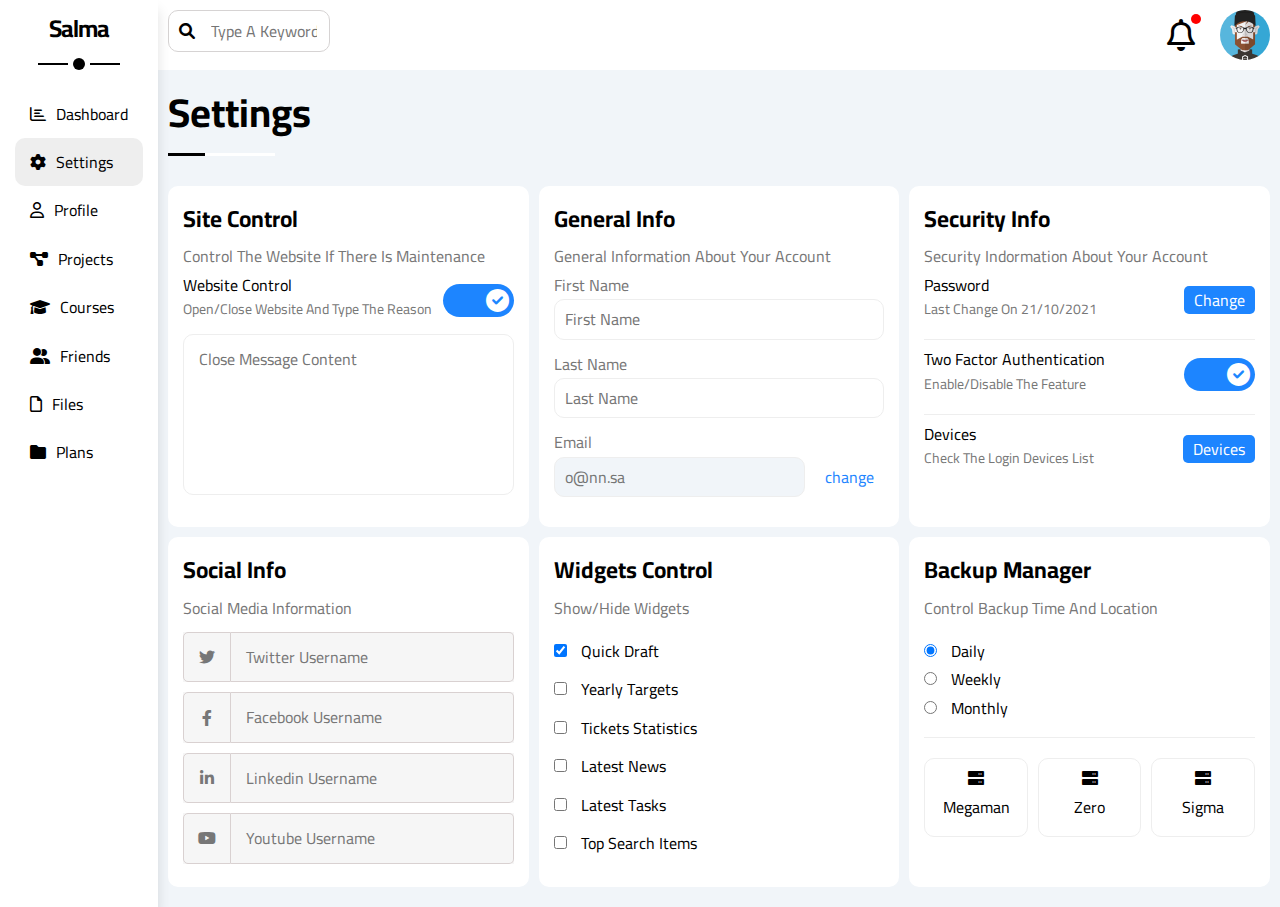
<file: settings.html>
<!DOCTYPE html>
<html lang="en">

<head>
    <meta charset="UTF-8">
    <meta http-equiv="X-UA-Compatible" content="IE=edge">
    <meta name="viewport" content="width=device-width, initial-scale=1.0">
    <title>Settings</title>
    <link rel="stylesheet" href="css/normalize.css">
    <!-- Font Awesome -->
    <link rel="stylesheet" href="css/all.min.css">
    <link rel="stylesheet" href="css/master.css">
    <!-- Google Fonts -->
    <link rel="preconnect" href="https://fonts.googleapis.com">
    <link rel="preconnect" href="https://fonts.gstatic.com" crossorigin>
    <link href="https://fonts.googleapis.com/css2?family=Cairo:wght@300;400;500;600;700&display=swap" rel="stylesheet">
</head>

<body>
    <!-- Start Main -->
    <div class="main-page">
        <!-- Start Side Bar -->
        <div class="side-bar">
            <h2>Salma</h2>
            <span class="circle"></span>
            <ul>
                <li><a href="index.html"><i class="fa-regular fa-chart-bar"></i><span>Dashboard</span></a></li>
                <li style="background-color: #eeeeee;"><a href="settings.html"><i
                            class="fa-solid fa-gear"></i><span>Settings</span></a></li>
                <li><a href="profile.html"><i class="fa-regular fa-user"></i><span>Profile</span></a></li>
                <li><a href="projects.html"><i class="fa-solid fa-diagram-project"></i><span>Projects</span></a></li>
                <li><a href="courses.html"><i class="fa-solid fa-graduation-cap"></i><span>Courses</span></a></li>
                <li><a href="friends.html"><i class="fa-solid fa-user-group"></i><span>Friends</span></a></li>
                <li><a href="files.html"><i class="fa-regular fa-file"></i><span>Files</span></a></li>
                <li><a href="plans.html"><i class="fa-solid fa-folder"></i><span>Plans</span></a></li>
            </ul>
        </div>
        <!-- End Side Bar -->
        <!-- Start Content -->
        <div class="content">
            <!-- Start Nav -->
            <div class="nav">
                <div class="search">
                    <i class="fa-solid fa-magnifying-glass"></i>
                    <input type="text" placeholder="Type A Keyword">
                </div>
                <div class="notification">
                    <i class="fa-regular fa-bell fa-2x"></i>
                    <span></span>
                    <img src="imgs/avatar-01.png" alt="">
                </div>
            </div>
            <!-- End Nav -->
            <!-- Start Settings -->
            <div class="settings main-content">
                <h2 class="main-title">Settings</h2>
                <div class="container1">
                    <!-- Start Site Control -->
                    <div class="site-control box">
                        <div class="title">
                            <h3>Site Control</h3>
                            <span>Control The Website If There Is Maintenance</span>
                        </div>
                        <div class="content">
                            <div class="line">
                                <div class="text">
                                    <span>Website Control</span>
                                    <span>Open/Close Website And Type The Reason</span>
                                </div>
                                <div class="icon-on-off">
                                    <i class="fa-solid fa-circle-xmark"></i>
                                    <i class="fa-solid fa-circle-check"></i>
                                </div>
                            </div>
                            <textarea name="message" id="" cols="30" rows="7"
                                placeholder="Close Message Content"></textarea>
                        </div>
                    </div>
                    <!-- End Site Control -->
                    <!-- Start General Info -->
                    <div class="general-info box">
                        <div class="title">
                            <h3>General Info</h3>
                            <span>General Information About Your Account</span>
                        </div>
                        <form action="">
                            <label for="">First Name</label>
                            <input type="text" placeholder="First Name">
                            <label for="">Last Name</label>
                            <input type="text" placeholder="Last Name">
                            <label for="">Email</label>
                            <div class="email">
                                <input type="email" placeholder="o@nn.sa">
                                <input type="submit" value="change">
                            </div>
                        </form>
                    </div>
                    <!-- End General Info -->
                    <!-- Start Security Info -->
                    <div class="security-info box">
                        <div class="title">
                            <h3>Security Info</h3>
                            <span>Security Indormation About Your Account</span>
                        </div>
                        <div class="content">
                            <div class="password line">
                                <div class="text">
                                    <span>Password</span>
                                    <span>Last Change On 21/10/2021</span>
                                </div>
                                <input type="submit" value="Change">
                            </div>
                            <div class="authentication line">
                                <div class="text">
                                    <span>Two Factor Authentication</span>
                                    <span>Enable/Disable The Feature</span>
                                </div>
                                <div class="icon-on-off">
                                    <i class="fa-solid fa-circle-xmark"></i>
                                    <i class="fa-solid fa-circle-check"></i>
                                </div>
                            </div>
                            <div class="devices line">
                                <div class="text">
                                    <span>Devices</span>
                                    <span>Check The Login Devices List</span>
                                </div>
                                <input type="submit" value="Devices">
                            </div>
                        </div>
                    </div>
                    <!-- End Security Info -->
                    <!-- Start Social Info -->
                    <div class="social-info box">
                        <div class="title">
                            <h3>Social Info</h3>
                            <span>Social Media Information</span>
                        </div>
                        <div class="content">
                            <div class="line">
                                <div class="icon-handler"><i class="fa-brands fa-twitter"></i></div>
                                <p>Twitter Username</p>
                            </div>
                            <div class="line">
                                <div class="icon-handler"><i class="fa-brands fa-facebook-f"></i></div>
                                <p>Facebook Username</p>
                            </div>
                            <div class="line">
                                <div class="icon-handler"><i class="fa-brands fa-linkedin-in"></i></div>
                                <p>Linkedin Username</p>
                            </div>
                            <div class="line">
                                <div class="icon-handler"><i class="fa-brands fa-youtube"></i></div>
                                <p>Youtube Username</p>
                            </div>
                        </div>
                    </div>
                    <!-- End Social Info -->
                    <!-- Start Widgets Control -->
                    <div class="widgets-control box">
                        <div class="title">
                            <h3>Widgets Control</h3>
                            <span>Show/Hide Widgets</span>
                        </div>
                        <form action="">
                            <div>
                                <input type="checkbox" id="quick-draft" name="quick-draft" checked>
                                <label for="quick-draft">Quick Draft</label>
                            </div>
                            <div>
                                <input type="checkbox" id="yearly-targets" name="yearly-targets">
                                <label for="yearly-targets">Yearly Targets</label>
                            </div>
                            <div>
                                <input type="checkbox" id="tickets-statistics" name="tickets-statistics">
                                <label for="tickets-statistics">Tickets Statistics</label>
                            </div>
                            <div>
                                <input type="checkbox" id="latest-news" name="latest-news">
                                <label for="latest-news">Latest News</label>
                            </div>
                            <div>
                                <input type="checkbox" id="latest-tasks" name="latest-tasks">
                                <label for="latest-tasks">Latest Tasks</label>
                            </div>
                            <div>
                                <input type="checkbox" id="top-search-items" name="top-search-items">
                                <label for="top-search-items">Top Search Items</label>
                            </div>

                        </form>
                    </div>
                    <!-- End Widgets Control -->
                    <!-- Start Backup Manager -->
                    <div class="backup-manager box">
                        <div class="title">
                            <h3>Backup Manager</h3>
                            <span>Control Backup Time And Location</span>
                        </div>
                        <div class="content">
                            <form action="">
                                <div>
                                    <input type="radio" id="daily" value="daily" name="time" checked>
                                    <label for="daily">Daily</label>
                                </div>
                                <div>
                                    <input type="radio" id="weekly" value="weekly" name="time">
                                    <label for="weekly">Weekly</label>
                                </div>
                                <div>
                                    <input type="radio" id="monthly" value="monthly" name="time">
                                    <label for="monthly">Monthly</label>
                                </div>
                            </form>
                            <div class="location">
                                <div class="box">
                                    <i class="fa-solid fa-server"></i>
                                    <p>Megaman</p>
                                </div>
                                <div class="box">
                                    <i class="fa-solid fa-server"></i>
                                    <p>Zero</p>
                                </div>
                                <div class="box">
                                    <i class="fa-solid fa-server"></i>
                                    <p>Sigma</p>
                                </div>
                            </div>
                        </div>
                    </div>
                    <!-- End Backup Manager -->



                </div>

            </div>
            <!-- End Settings-->
        </div>
    </div>
    <!-- End Main -->
</body>

</html>
</file>
<file: css/master.css>
/* Start Global Rules */
* {
    -webkit-box-sizing: border-box;
    -moz-box-sizing: border-box;
    box-sizing: border-box;
}

:root {
    --main-blue-color: #1d85ff;
    --alt-blue-color: rgb(29 133 255 / 20%);
    --main-yellow-color: #f5a621;
    --alt-yellow-color: rgb(245 166 33 / 20%);
    --main-red-color: #ff0202;
    --alt-red-color: rgb(255 2 2 / 20%);
    --main-green-color: #60d589;
    --alt-green-color: rgb(96 213 137 / 20%);
    --text-color: #777;
    --grey-color: #eeeeee;
    --grey-background: #f6f6f6;
    --main-transition: 0.3s;
}

html {
    scroll-behavior: smooth;
}

body {
    font-family: 'Cairo', sans-serif;
    margin: 0;
    padding: 0;
    overflow-x: hidden;
}

ul {
    list-style: none;
    padding: 0;
    margin: 0;
}

a {
    text-decoration: none;
}

/* Start Icon */
.icon-on-off {
    width: 71px;
    display: flex;
    gap: 15px;
    justify-content: space-between;
    font-size: 23px;
    padding: 5px;
    background-color: var(--main-blue-color);
    border-radius: 17px;
    color: white;
    transition-delay: 1.3s;
    transition: background-color var(--main-transition), opacity var(--main-transition), animation var(--main-transition);
}

.icon-on-off i:first-of-type {
    opacity: 0;
}

.icon-on-off:hover {
    background-color: var(--text-color);
}

.icon-on-off:hover i:first-of-type {
    opacity: 1;
}

.icon-on-off:hover i:last-of-type {
    animation: to-left 1.2s linear forwards;
}

/* End Icon */

.container {
    padding-left: 15px;
    padding-right: 15px;
    margin-left: auto;
    margin-right: auto;
}

/* Small */

@media (min-width: 768px) {
    .container {
        width: 750px;
    }
}

/* Meduim */

@media (min-width: 992px) {
    .container {
        width: calc(970px - 170px);
    }
}

/* Large */

@media (min-width: 1200px) {
    .container {
        width: calc(1170px - 170px);
    }
}

/* End Global Rules */

/* Start Main */

.main-page {
    display: flex;
}

/* Start Side bar */
.main-page .side-bar {
    padding: 15px;
    min-width: fit-content;
    text-align: center;
    box-shadow: 0 10px 12px rgb(0 0 0 / 12%);
    position: relative;
}

@media (max-width:767px) {
    .main-page .side-bar {
        padding: 5px;
    }
}

.main-page .side-bar h2 {
    margin: 0 auto 15px;
    letter-spacing: -1px;
}

.main-page .side-bar .circle {
    display: block;
    margin: 0 auto 20px;
    width: 12px;
    height: 12px;
    border-radius: 50%;
    background-color: black;
    position: relative;
}

@media (max-width:767px) {
    .main-page .side-bar .circle {
        display: none;
    }
}

.main-page .side-bar .circle::before,
.main-page .side-bar .circle::after {
    content: "";
    width: 30px;
    height: 2px;
    background-color: black;
    position: absolute;
    top: 50%;
    transform: translateY(-50%);
}

.main-page .side-bar .circle::before {
    left: -35px;
}

.main-page .side-bar .circle::after {
    right: -35px;
}

@media (max-width:767px) {

    .main-page .side-bar .circle::before,
    .main-page .side-bar .circle::after {
        display: none;
    }

}

@media (min-width:768px) {
    .main-page .side-bar ul {
        text-align: left;
    }
}

.main-page .side-bar ul li {
    display: block;
    padding: 15px;
    border-radius: 10px;
    transition: var(--main-transition);
}

.main-page .side-bar ul li:hover {
    background-color: var(--grey-background);
}

.main-page .side-bar ul li a {
    color: black;
}

@media (max-width:767px) {
    .main-page .side-bar ul li span {
        display: none;
    }
}

.main-page .side-bar ul li i {
    margin-right: 10px;
}

@media (max-width:767px) {
    .main-page .side-bar ul li i {
        margin: 0;
    }
}

.main-page .content {
    flex: 1;
}

/* Start Nav Bar */
.main-page .content .nav {
    padding: 10px;
    display: flex;
    justify-content: space-between;
}

.main-page .content .nav .search {
    padding: 10px;
    height: fit-content;
    border: 1px solid #d6d3d3;
    border-radius: 10px;
}

.main-page .content .nav .search i {
    margin-right: 10px;
}

.main-page .content .nav .search input[type=text] {
    width: 110px;
    border: none;
    transition: var(--main-transition);
}

.main-page .content .nav .search input[type=text]:focus {
    outline: none;
    width: 160px;
}

.main-page .content .nav .notification {
    display: flex;
    align-items: center;
}

.main-page .content .nav .notification i {
    margin-right: 15px;
}


.main-page .content .nav .notification span {
    display: block;
    width: 10px;
    height: 10px;
    border-radius: 50%;
    background-color: red;
    position: relative;
    top: -16px;
    right: 19px
}

.main-page .content .nav img {
    width: 50px;
    border-radius: 50%;
    position: relative;
}

/* End Nav Bar */

/* Start Dashboard */

.main-page .content .main-content {
    padding: 20px 10px;
    background-color: #f1f5f9;
}

.main-page .content .main-content h2 {
    margin: 0 0 30px;
    padding-bottom: 20px;
    font-size: 40px;
    width: fit-content;
    position: relative;
}

.main-page .main-content h2::after {
    content: "";
    width: 75%;
    height: 3px;
    background-image: linear-gradient(to right, black 35%, white 35%);
    position: absolute;
    bottom: 0;
    left: 0;
}

.main-page .main-content .container1 {
    display: grid;
    grid-template-columns: repeat(auto-fill, minmax(290px, 1fr));
    gap: 10px;
}

.main-page .main-content .box {
    background-color: white;
    border-radius: 10px;
}

/* Start Title */
.main-page .box .title {
    padding: 5px 15px 0;
}

.main-page .box .title h3 {
    margin: 15px 0;
    font-size: 23px;
}

.main-page .box .title span {
    color: var(--text-color);
    display: block;
    margin-bottom: 10px;
}

/* End Title */

/* Start Welcome */
.main-page .dashboard .welcome {
    position: relative;
}

.main-page .dashboard .welcome .title-image {
    border-radius: 10px 10px 0 0;
    background-color: var(--grey-color);
    padding: 10px;
    display: flex;
    justify-content: space-between;
    align-items: flex-start;
    height: 140px;
}

.main-page .dashboard .welcome .title-image img {
    height: 120px;
}

@media (max-width:767px) {
    .main-page .dashboard .welcome .title-image img {
        display: none;
    }
}

.main-page .dashboard .welcome .image-holder {
    height: 60px;
    position: relative;
}

.main-page .dashboard .welcome .user {
    width: 60px;
    height: 60px;
    border: 5px solid white;
    border-radius: 50%;
    position: absolute;
    top: -30px;
    left: 30px;
}

.main-page .dashboard .welcome .info {
    padding: 15px 0;
    display: flex;
    justify-content: space-around;
    align-items: center;
    border-top: 1px solid var(--grey-color);
    border-bottom: 1px solid var(--grey-color);
}

.main-page .dashboard .welcome .info span {
    display: block;
    text-align: center;
    margin-bottom: 10px;
}

.main-page .dashboard .welcome .info span:first-child {
    font-weight: 400;
}

.main-page .dashboard .welcome .info span:last-child {
    color: var(--text-color);
}

.main-page .dashboard .welcome a {
    display: block;
    margin: 10px;
    padding: 10px 15px;
    border-radius: 5px;
    width: fit-content;
    background-color: var(--main-blue-color);
    color: white;
    margin-left: auto;
}

/* End Welcome */

/* Start Quick Draft */
.main-page .dashboard .quick-draft form {
    padding: 15px;
}

.main-page .dashboard .quick-draft form .input {
    width: 100%;
    padding: 15px;
    margin-bottom: 15px;
    border-radius: 10px;
    background-color: var(--grey-color);
    border: none;
}

.main-page .dashboard .quick-draft form .input:focus {
    outline: none;
}

.main-page .dashboard .quick-draft form textarea {
    resize: none;
}

.main-page .dashboard .quick-draft form input[type=submit] {
    display: block;
    padding: 10px 15px;
    border-radius: 5px;
    border: none;
    width: fit-content;
    background-color: var(--main-blue-color);
    color: white;
    margin-left: auto;
}

/* End Quick Draft */

/* Start Yealy Targets */
.main-page .dashboard .yearly-targets .line {
    margin: 15px;
    display: flex;
    align-items: center;
}

.main-page .dashboard .yearly-targets .line .icon {
    width: 100px;
    height: 100px;
    display: flex;
    align-items: center;
    justify-content: center;
    margin-right: 10px;
}

.main-page .dashboard .yearly-targets .blue .icon {
    background-color: var(--alt-blue-color);
}

.main-page .dashboard .yearly-targets .yellow .icon {
    background-color: var(--alt-yellow-color);
}

.main-page .dashboard .yearly-targets .green .icon {
    background-color: var(--alt-green-color);
}

.main-page .dashboard .yearly-targets .blue .icon i {
    font-size: 23px;
    color: var(--main-blue-color);
}

.main-page .dashboard .yearly-targets .yellow .icon i {
    font-size: 23px;
    color: var(--main-yellow-color);
}

.main-page .dashboard .yearly-targets .green .icon i {
    font-size: 23px;
    color: var(--main-green-color);
}

.main-page .dashboard .yearly-targets .line .info {
    flex: 1;
}

.main-page .dashboard .yearly-targets .line .info>span {
    display: block;
    margin-bottom: 10px;
}

.main-page .dashboard .yearly-targets .line .info>span:first-child {
    color: var(--text-color);
}

.main-page .dashboard .yearly-targets .line .info>span:nth-child(2) {
    font-weight: bold;
}

.main-page .dashboard .yearly-targets .line .info .percentage {
    height: 4px;
    width: 100%;
}

.main-page .dashboard .yearly-targets .blue .info .percentage {
    background-color: var(--alt-blue-color);
}

.main-page .dashboard .yearly-targets .yellow .info .percentage {
    background-color: var(--alt-yellow-color);
}

.main-page .dashboard .yearly-targets .green .info .percentage {
    background-color: var(--alt-green-color);
}

.main-page .dashboard .yearly-targets .line .info .percentage span {
    display: block;
    height: 100%;
    position: relative;
}

.main-page .dashboard .yearly-targets .blue .info .percentage span {
    background-color: var(--main-blue-color)
}

.main-page .dashboard .yearly-targets .yellow .info .percentage span {
    background-color: var(--main-yellow-color)
}

.main-page .dashboard .yearly-targets .green .info .percentage span {
    background-color: var(--main-green-color)
}

.dashboard .yearly-targets .line .percentage span::before {
    content: attr(prog_value);
    width: 30px;
    padding: 5px 3px;
    display: flex;
    justify-content: center;
    align-items: center;
    border-radius: 5px;
    color: white;
    font-size: 14px;
    position: absolute;
    right: -15px;
    top: -40px;
}

.dashboard .yearly-targets .blue .percentage span::before {
    background-color: var(--main-blue-color);
}

.dashboard .yearly-targets .yellow .percentage span::before {
    background-color: var(--main-yellow-color);
}

.dashboard .yearly-targets .green .percentage span::before {
    background-color: var(--main-green-color);
}

.dashboard .yearly-targets .line .percentage span::after {
    content: "";
    border: 8px solid;
    position: absolute;
    top: -15px;
    right: -6px;
}

.dashboard .yearly-targets .blue .percentage span::after {
    border-color: var(--main-blue-color) transparent transparent transparent;
}

.dashboard .yearly-targets .yellow .percentage span::after {
    border-color: var(--main-yellow-color) transparent transparent transparent;
}

.dashboard .yearly-targets .green .percentage span::after {
    border-color: var(--main-green-color) transparent transparent transparent;
}

/* End Yearly Targets */

/* Start Tickets Statistics */
.dashboard .tickets-statistics .content {
    display: grid;
    padding: 15px;
    grid-template-columns: repeat(auto-fill, minmax(150px, 1fr));
    gap: 10px;
}

.dashboard .tickets-statistics .content>div {
    border: 1px solid #d6d3d3;
    border-radius: 5px;
    padding: 15px;
    text-align: center;
}

.dashboard .tickets-statistics .content>div i {
    font-size: 30px;
    font-weight: bold;
}

.dashboard .tickets-statistics .content>div i.yellow {
    color: var(--main-yellow-color);
}

.dashboard .tickets-statistics .content>div i.blue {
    color: var(--main-blue-color);
}

.dashboard .tickets-statistics .content>div i.green {
    color: var(--main-green-color);
}

.dashboard .tickets-statistics .content>div i.red {
    color: var(--main-red-color);
}

.dashboard .tickets-statistics .content>div span {
    display: block;
    margin: 10px;
}

.dashboard .tickets-statistics .content>div span:first-of-type {
    font-weight: bold;
    font-size: 25px;
}

.dashboard .tickets-statistics .content>div span:last-of-type {
    color: var(--text-color);
    font-size: 18px;
}

/* End Tickets Statistics */


/* Start Latest News */
.dashboard .latest-news .line {
    margin: 15px;
    display: flex;
    justify-content: space-between;
    align-items: center;
}

.dashboard .latest-news .line:not(:last-child) {
    border-bottom: 1px solid var(--grey-color);
}

.dashboard .latest-news .line img {
    width: 60px;
    height: 40px;
    border-radius: 5px;
    margin-right: 7px;
}

.dashboard .latest-news .line .text {
    font-size: 14px;
    flex: 1;
}

.dashboard .latest-news .line .text p:first-of-type {
    font-weight: bold;
}

.dashboard .latest-news .line .text p:last-of-type {
    color: var(--text-color);
}

.dashboard .latest-news .line .time {
    padding: 3px 5px;
    background-color: var(--grey-color);
    border-radius: 3px;
    font-size: 10px;
}

/* End Latest News */

/* Start Latest Tasks */
.dashboard .latest-tasks .line {
    margin: 0 15px 15px;
    display: flex;
    justify-content: space-between;
    align-items: center;
    position: relative;
}

.dashboard .latest-tasks .line:nth-child(5)::before {
    content: "";
    width: 100%;
    height: 100%;
    background-color: rgb(255 255 255 / 80%);
    position: absolute;
    top: 0;
    left: 0;
    z-index: 1;
}

.dashboard .latest-tasks .line:not(:last-child) {
    border-bottom: 1px solid var(--grey-color);
}

.dashboard .latest-tasks .line:nth-child(5) .text {
    text-decoration: line-through;
}

.dashboard .latest-tasks .line h4 {
    margin: 0 0 10px;
    letter-spacing: -0.5px;
}

.dashboard .latest-tasks .line p {
    margin-top: 0;
    color: var(--text-color);
}

/* End Latest Tasks */

/* Start Top Search Items */
.dashboard .top-search-items .line {
    margin: 15px 15px 25px;
    display: flex;
    justify-content: space-between;
    align-items: center;
}

.dashboard .top-search-items .line:nth-of-type(2) {
    color: var(--text-color);
}

.dashboard .top-search-items .line:not(:nth-of-type(2)) span:last-child {
    padding: 5px 3px;
    background-color: var(--grey-color);
    border-radius: 5px;
}

/* End Top Search Items */

/* Start Latest Uplaods */
.dashboard .latest-uploads .line {
    margin: 0 15px;
    padding: 10px 0;
    border-bottom: 1px solid var(--grey-color);
    display: flex;
    align-items: center;
}

.dashboard .latest-uploads .line img {
    width: 40px;
    margin-right: 10px;
}

.dashboard .latest-uploads .line div {
    flex: 1;
}

.dashboard .latest-uploads .line div>span {
    display: block;
    margin-bottom: 5px;
}

.dashboard .latest-uploads .line div>span:last-child {
    color: var(--text-color);
}

.dashboard .latest-uploads .line>span {
    padding: 5px 10px;
    border-radius: 5px;
    background-color: var(--grey-color);
}

/* End Latest Uplaods */

/* Start Latest Project Progress */
.dashboard .latest-project-prgress .line {
    padding: 0 15px;
    margin-bottom: 10px;
    display: flex;
    align-items: center;
    position: relative;
}

.dashboard .latest-project-prgress .line span {
    width: 20px;
    height: 20px;
    border: 2.5px solid white;
    border-radius: 50px;
    outline: 2px solid var(--main-blue-color);
    margin-right: 10px;
    position: relative;
}

.dashboard .latest-project-prgress .line:not(:nth-last-child(-n+2)) span {
    background-color: var(--main-blue-color);
}

.dashboard .latest-project-prgress .line:nth-of-type(5) span {
    background-color: var(--alt-blue-color);
}

.dashboard .latest-project-prgress .line:not(:last-of-type) span::before {
    content: "";
    width: 2px;
    height: 27px;
    background-color: var(--main-blue-color);
    position: absolute;
    bottom: -30px;
    left: 50%;
    transform: translateX(-50%);
}

.dashboard .latest-project-prgress .line p {
    margin: 10px 0;
}

.dashboard .latest-project-prgress img {
    position: absolute;
    right: 10px;
    width: 100px;
    filter: opacity(15%);
}

@media (max-width:767px) {
    .dashboard .latest-project-prgress img {
        display: none;
    }
}

/* End Latest Project Progress */

/* Start Reminders */
.dashboard .reminders .line {
    padding: 0 15px;
    margin-bottom: 10px;
    display: flex;
    align-items: center;
}

.dashboard .reminders .line>span {
    width: 20px;
    height: 20px;
    border-radius: 50%;
    margin-right: 15px;
}

.dashboard .reminders .blue>span {
    background-color: var(--main-blue-color);
}

.dashboard .reminders .green>span {
    background-color: var(--main-green-color);
}

.dashboard .reminders .yellow>span {
    background-color: var(--main-yellow-color);
}

.dashboard .reminders .red>span {
    background-color: var(--main-red-color);
}

.dashboard .reminders .line>div {
    flex: 1;
    padding-left: 10px;
    border-left: 2px solid;
}

.dashboard .reminders .blue>div {
    border-color: var(--main-blue-color);
}

.dashboard .reminders .green>div {
    border-color: var(--main-green-color);
}

.dashboard .reminders .yellow>div {
    border-color: var(--main-yellow-color)
}

.dashboard .reminders .red>div {
    border-color: var(--main-red-color);
}

.dashboard .reminders .line>div span {
    display: block;
    font-size: 16px;
    letter-spacing: -0.7px;
    margin-bottom: 10px;
}

.dashboard .reminders .line>div span:first-of-type {
    font-weight: bold;
}

.dashboard .reminders .line>div span:last-of-type {
    font-size: 15px;
    color: var(--text-color);
}

/* End Reminders */

/* Start Latest Posts */
.dashboard .latest-post .content {
    padding: 0 15px 15px;
}

.dashboard .latest-post .content .personal-name {
    padding-bottom: 15px;
    border-bottom: 1px solid var(--grey-color);
    display: flex;
    align-items: center;
}

.dashboard .latest-post .content .personal-name img {
    width: 50px;
    margin-right: 15px;
}

.dashboard .latest-post .content .personal-name div {
    flex: 1;
}

.dashboard .latest-post .content .personal-name div>span {
    display: block;
}

.dashboard .latest-post .content .personal-name div>span:first-of-type {
    font-weight: bold;
    margin-bottom: 10px;
}

.dashboard .latest-post .content .personal-name div>span:last-of-type {
    color: var(--text-color);
}

.dashboard .latest-post .post {
    padding: 15px 0;
    border-bottom: 1px solid var(--grey-color);
    line-height: 2;
}

.dashboard .latest-post .reaction {
    margin: 15px 0 0;
    display: flex;
    justify-content: space-between;
    align-items: center;
    color: var(--text-color);
}

/* End Latest Posts */

/* Start Social Media Stats */

.dashboard .social-media-stats .content {
    padding: 0 15px 15px;
}

.dashboard .social-media-stats .line {
    margin-bottom: 10px;
    display: flex;
    align-items: center;
}

.dashboard .social-media-stats .line>div:first-of-type {
    width: 50px;
    height: 50px;
    display: flex;
    align-items: center;
    justify-content: center;
}

.dashboard .social-media-stats .twitter>div:first-of-type {
    background-color: #1da1f2;
}

.dashboard .social-media-stats .facebook>div:first-of-type {
    background-color: #1877f2;
}

.dashboard .social-media-stats .youtube>div:first-of-type {
    background-color: #ff0000;
}

.dashboard .social-media-stats .linkedin>div:first-of-type {
    background-color: #0077b5;
}

.dashboard .social-media-stats .line>div:last-of-type {
    flex: 1;
    padding: 15px;
    height: 50px;
    display: flex;
    align-items: center;
    justify-content: space-between;
}

.dashboard .social-media-stats .twitter>div:last-of-type {
    background-color: rgb(29 161 242 / 20%);
}

.dashboard .social-media-stats .facebook>div:last-of-type {
    background-color: rgb(24 119 242 / 20%);
}

.dashboard .social-media-stats .youtube>div:last-of-type {
    background-color: rgb(255 0 0 / 20%);
}

.dashboard .social-media-stats .linkedin>div:last-of-type {
    background-color: rgb(0 119 181 / 20%);
}

.dashboard .social-media-stats .twitter>div:last-of-type>span:first-of-type {
    color: #1da1f2;
}

.dashboard .social-media-stats .facebook>div:last-of-type>span:first-of-type {
    color: #1877f2;
}

.dashboard .social-media-stats .youtube>div:last-of-type>span:first-of-type {
    color: #ff0000;
}

.dashboard .social-media-stats .linkedin>div:last-of-type>span:first-of-type {
    color: #0077b5;
}

.dashboard .social-media-stats .line>div:first-of-type i {
    font-weight: 400;
    font-size: 23px;
    color: white;
}

.dashboard .social-media-stats .line>div:last-of-type>span:last-of-type {
    color: white;
    padding: 3px 5px;
    border-radius: 5px;
}

.dashboard .social-media-stats .twitter>div:last-of-type>span:last-of-type {
    background-color: #1da1f2;
}

.dashboard .social-media-stats .facebook>div:last-of-type>span:last-of-type {
    background-color: #1877f2;
}

.dashboard .social-media-stats .youtube>div:last-of-type>span:last-of-type {
    background-color: #ff0000;
}

.dashboard .social-media-stats .linkedin>div:last-of-type>span:last-of-type {
    background-color: #0077b5;
}

/* End Social Media Stats */

/* Start Projects */
.dashboard .projects {
    overflow-x: auto;
}

@media (min-width:992px) {
    .dashboard .projects {
        grid-area: auto/ 1/ auto/ 4;
    }
}

.dashboard .projects table {
    margin: 15px;
    min-width: 776px;
    border: 1px solid var(--grey-color);
    border-collapse: collapse;
    table-layout: auto;
}

@media (min-width:992px) {
    .dashboard .projects table {
        width: calc(100% - 30px);
    }
}

.dashboard .projects table td {
    padding: 15px;
    border: 1px solid var(--grey-color);
    min-width: fit-content;
}

.dashboard .projects table thead td {
    font-weight: bold;
    background-color: var(--grey-color);
}

.dashboard .projects table td img {
    border-radius: 50%;
    width: 50px;
    border: 3px solid white;
    /* position: relative; */
}

.dashboard .projects table td img:not(:first-child) {
    margin-left: -30px;
}

.dashboard .projects table td input {
    padding: 5px 10px;
    border-radius: 5px;
    color: white;
    border: none;
}

.dashboard .projects table td .pending {
    background-color: var(--main-yellow-color);
}

.dashboard .projects table td .in-progress {
    background-color: var(--main-blue-color);
}

.dashboard .projects table td .completed {
    background-color: var(--main-green-color);
}

.dashboard .projects table td .rejected {
    background-color: var(--main-red-color);
}


/* End Projects */
/* End Dashboard */

/* Start Settings */
/* Start Site Control */
.settings .site-control .content {
    margin: 5px 15px 15px;
}

.settings .site-control .line {
    display: flex;
    justify-content: space-between;
    align-items: center;
    margin: 10px 0;
}

.settings .site-control .line .text span {
    display: block;
    margin-bottom: 7px;
}

.settings .site-control .line .text span:nth-of-type(2) {
    color: var(--text-color);
    font-size: 14px;
}

.settings .site-control textarea {
    width: 100%;
    padding: 15px;
    resize: none;
    border-radius: 10px;
    border-color: var(--grey-color);
}

/* End Site Control */

/* Start General Info */
.settings .general-info form {
    margin: 5px 15px 15px;
}

.settings .general-info form label {
    display: block;
    width: 100%;
    margin-bottom: 5px;
    color: var(--text-color);
}

.settings .general-info form input {
    border-radius: 10px;
    border: 1px solid var(--grey-color);
    padding: 10px;
    margin-bottom: 15px;
    display: block;
}

.settings .general-info form input[type=text] {
    width: 100%;
}

.settings .general-info form .email {
    display: flex;
    align-items: center;
    gap: 10px;
}

.settings .general-info form .email input[type=email] {
    flex: 1;
    background-color: #f1f5f9;
}

.settings .general-info form .email input[type=submit] {
    background-color: white;
    color: var(--main-blue-color);
    border: none;
}

/* End General Info */

/* Start Security Info */
.settings .security-info .content {
    margin: 5px 15px 15px;
}

.settings .security-info .line {
    display: flex;
    align-items: center;
    justify-content: space-between;
    margin-bottom: 10px;
}

.settings .security-info .line:not(:last-of-type) {
    padding-bottom: 15px;
    border-bottom: 1px solid var(--grey-color);
}

.settings .security-info .line .text>span {
    display: block;
    margin-bottom: 7px;
}

.settings .security-info .line .text>span:last-of-type {
    color: var(--text-color);
    font-size: 14px;
}

.settings .security-info .password input[type=submit],
.settings .security-info .devices input[type=submit] {
    padding: 5px 10px;
    border-radius: 5px;
    background-color: var(--main-blue-color);
    color: white;
    border: none;
}

/* End Security Info */

/* Start Social Info */
.settings .social-info .content {
    margin: 15px;
}

.settings .social-info .line {
    display: flex;
    align-items: center;
    color: var(--text-color);
    background-color: var(--grey-background);
    margin-bottom: 10px;
}

.settings .social-info .line .icon-handler {
    border-radius: 5px 0 0 5px;
    padding: 15px;
    border: 1px solid #d9d1d1;
    width: 48px;
    height: 50.39px;
    display: flex;
    align-items: center;
    justify-content: center;
}

.settings .social-info .line p {
    flex: 1;
    padding: 15px;
    border-radius: 0px 5px 5px 0;
    border: 1px solid #d9d1d1;
    border-left: none;
    margin: 0;

}

/* End Social Info */

/* Start Widgets Control */
.settings .widgets-control form {
    padding: 15px;
}

.settings .widgets-control form div {
    margin-bottom: 20px;
}

.settings .widgets-control form div label {
    margin-left: 10px;
}

/* End Widgets Control */

/* Start Backup Manager */
.settings .backup-manager .content {
    padding: 15px;
}

.settings .backup-manager form div {
    margin-bottom: 10px;
}

.settings .backup-manager form div label {
    margin-left: 10px;
}

.settings .backup-manager .location {
    margin-top: 20px;
    padding-top: 20px;
    border-top: 1px solid var(--grey-color);
    display: flex;
    align-items: center;
    gap: 10px;
}

.settings .backup-manager .location .box {
    flex: 1;
    padding: 10px;
    border: 1px solid var(--grey-color);
    border-radius: 10px;
    text-align: center;
}

.settings .backup-manager .location .box:hover {
    border-color: var(--main-blue-color);
    color: var(--main-blue-color);
}

.settings .backup-manager .location .box p {
    margin: 10px 0;
}

/* End Backup Manager */
/* End Settings */

/* Start Profile */
/* Start Information */
.profile .information {
    padding: 20px;
    display: flex;
    align-items: center;
}

@media (min-width: 768px) {
    .profile .information {
        grid-area: auto / 1 / auto / 3;
    }
}

@media (min-width: 992px) {
    .profile .information {
        grid-area: auto / 1 / auto / 4;
    }
}

@media (max-width: 767px) {
    .profile .information {
        flex-direction: column;
    }
}

.profile .information .profile-pic {
    flex-basis: 200px;
    display: flex;
    flex-direction: column;
    align-items: center;
    justify-content: center;
}

.profile .information .profile-pic img {
    width: 150px;
}

.profile .information .profile-pic h3 {
    margin-bottom: 15px;
}

.profile .information .profile-pic>span {
    margin-bottom: 15px;
    color: var(--text-color);
}

.profile .information .profile-pic>span:first-of-type {
    font-size: 19px;
}

.profile .information .profile-pic .rate {
    height: 7px;
    width: 150px;
    border-radius: 5px;
    background-color: var(--grey-color);
    margin-bottom: 15px;
}

.profile .information .profile-pic .rate>span {
    display: block;
    height: 100%;
    border-radius: 5px;
    background-color: var(--main-blue-color);
}

.profile .information .profile-pic .rate-icons {
    margin-bottom: 15px;
    color: #f5a621;
}

.profile .information .info {
    flex: 1;
    border-left: 1px solid var(--grey-color);
}

@media (max-width:767px) {
    .profile .information .info {
        border-left: none;
    }
}

.profile .information .info .line {
    padding: 10px 15px;
}

.profile .information .info .line:not(:last-of-type) {
    border-bottom: 1px solid var(--grey-color);
}

.profile .information .info .line h4 {
    color: var(--text-color);
    font-weight: normal;
    margin: 10px 0 5px;
}

.profile .information .info .line .content {
    display: flex;
    flex-wrap: wrap;
    gap: 10px;
}

@media (max-width: 767px) {
    .profile .information .info .line .content {
        flex-direction: column;
    }
}

@media (min-width:768px) {
    .profile .information .info .line .content>div:first-child {
        flex-basis: 200px;
    }

    .profile .information .info .line .content>div:nth-child(2) {
        flex-basis: 250px;
    }

    .profile .information .info .line .content>div:nth-child(3) {
        flex-basis: 200px;
    }
}

.profile .information .info .line .content>div>span {
    color: var(--text-color);
}

/* End Information */

/* Start My Skills */
.profile .my-skills .content {
    padding: 15px;
}

.profile .my-skills .line {
    padding: 10px 0;
    display: flex;
    align-items: center;
    gap: 10px;
}

.profile .my-skills .line:not(:last-of-type) {
    border-bottom: 1px solid var(--grey-color);
}

.profile .my-skills .line span {
    padding: 5px 7px;
    background-color: var(--grey-color);
    border-radius: 5px;
}

/* End My Skills */

/* Start Latest Activities */
@media (min-width:992px) {
    .profile .latest-activities {
        grid-area: auto / 2 / auto / 4;
    }
}

.profile .latest-activities .content {
    padding: 15px;
}

.profile .latest-activities .line {
    padding: 10px;
    display: flex;
    align-items: center;
}

@media (max-width:991px) {
    .profile .latest-activities .line {
        flex-direction: column;
        gap: 10px;
        text-align: center;
    }
}

.profile .latest-activities .line:not(:last-of-type) {
    border-bottom: 1px solid var(--grey-color);
}

.profile .latest-activities .line img {
    width: 60px;
    margin-right: 15px;
}

.profile .latest-activities .line .center {
    flex: 1;
}

.profile .latest-activities .line .text>span {
    display: block;
    margin-bottom: 5px;
}

.profile .latest-activities .line .text>span:last-of-type {
    color: var(--text-color);
}

/* End Latest Activities */
/* End Profile */

/* Start Projects */
.projects .box {
    padding: 20px;
    position: relative;
}

.projects .box .time {
    position: absolute;
    top: 12px;
    right: 5px;
    color: var(--text-color);
    font-size: 12px;
}

.projects .box .intro span {
    display: block;
    margin-bottom: 10px;
}

.projects .box .intro span:last-of-type {
    color: var(--text-color);
    font-size: 13px;
    letter-spacing: -0.4px;
}

.projects .box .imgs-holder {
    margin: 25px 0 15px;
}

.projects .box .imgs-holder img {
    width: 45px;
    border-radius: 50%;
    border: 3px solid white;
    transition: var(--main-transition);
}

.projects .box .imgs-holder img:hover {
    z-index: 1;
}

.projects .box .imgs-holder img:not(:first-of-type) {
    margin-left: -25px;
}

.projects .box .skills {
    padding: 15px 0;
    border-top: 1px solid var(--grey-color);
    border-bottom: 1px solid var(--grey-color);
    display: flex;
    justify-content: flex-end;
    align-items: center;
    gap: 5px;
}

.projects .box .skills span {
    padding: 3px 5px;
    border-radius: 5px;
    background-color: var(--grey-background);
    font-size: 12px;
}

.projects .box .price {
    padding: 20px 0 0;
    display: flex;
    align-items: center;
    justify-content: space-between;
}

.projects .box .price .rate {
    width: 50%;
    height: 5px;
    border-radius: 5px;
    background-color: var(--grey-background);
}

.projects .box .price .rate>span {
    display: block;
    height: 100%;
    border-radius: 5px;
}

.projects .box.red .price .rate>span {
    background-color: var(--main-red-color);
}

.projects .box.green .price .rate>span {
    background-color: var(--main-green-color);
}

.projects .box.blue .price .rate>span {
    background-color: var(--main-blue-color);
}

.projects .box .price>span {
    color: var(--text-color);
    font-size: 14px;
}

/* End Projects */

/* Start Courses */
.courses .courses-container {
    display: grid;
    grid-template-columns: repeat(auto-fill, minmax(200px, 1fr));
    gap: 10px;
}

.courses .courses-container .box {
    position: relative;
}

.courses .courses-container .box .user {
    width: 40px;
    border-radius: 50%;
    border: 3px solid white;
    position: absolute;
    top: 10px;
    left: 10px;
}

.courses .courses-container .box .background {
    max-width: 100%;
    border-radius: 10px 10px 0 0;
}

.courses .courses-container .box .text {
    padding: 15px;
}

.courses .courses-container .box .text h3 {
    margin: 10px 0;
    font-size: 14px;
}

.courses .courses-container .box .text p {
    color: var(--text-color);
    font-size: 14px;
    line-height: 1.5;
}

.courses .courses-container .box .price {
    padding: 10px;
    border-top: 1px solid var(--grey-color);
    display: flex;
    align-items: center;
    justify-content: space-between;
}

.courses .courses-container .box .price input[type=submit] {
    display: block;
    margin: 0 auto;
    background-color: var(--main-blue-color);
    color: white;
    border: none;
    border-radius: 5px;
    padding: 3px 5px;
    position: relative;
    top: -24px;
}

.courses .courses-container .box .price span {
    color: var(--text-color);
    font-size: 14px;
}

/* End Courses */

/* Start Friends */
.friends .friends-container {
    display: grid;
    grid-template-columns: repeat(auto-fill, minmax(200px, 1fr));
    gap: 10px;
}

.friends .box {
    padding: 10px;
    text-align: center;
}

.friends .box .icons {
    display: flex;
    gap: 10px;
}

.friends .box .icons>div {
    width: 30px;
    height: 30px;
    border-radius: 50%;
    background-color: var(--grey-background);
    color: var(--text-color);
    display: flex;
    align-items: center;
    justify-content: center;
}

.friends .box img {
    width: 100px;
    height: 100px;
    border-radius: 50%;
    margin: 10px auto 0;
}

.friends .box h3 {
    margin: 10px auto 5px;
}

.friends .box>span {
    color: var(--text-color);
    font-size: 15px;
}

.friends .box .info {
    margin: 10px 0;
    padding: 10px 0;
    border-top: 1px solid var(--grey-color);
    border-bottom: 1px solid var(--grey-color);
    text-align: left;
    position: relative;
}

.friends .box:first-of-type .info::before,
.friends .box:nth-last-of-type(2) .info::before,
.friends .box:nth-last-of-type(3) .info::before {
    content: "VIP";
    font-size: 40px;
    color: #fef3e0;
    position: absolute;
    right: 10px;
    top: 50%;
    transform: translateY(-50%);
}

.friends .box .info div {
    margin-bottom: 10px;
}

.friends .box .info div>i {
    margin-right: 10px;
}

.friends .box .control {
    display: flex;
    align-items: center;
    gap: 2px;
    font-size: 12px;
}

.friends .box .control span {
    text-align: left;
    flex: 1;
}

.friends .box .control input[type=submit] {
    padding: 1px 5px;
    border-radius: 3px;
    border: none;
    color: white;
}

.friends .box .control input[type=submit].blue {
    background-color: var(--main-blue-color);
}

.friends .box .control input[type=submit].red {
    background-color: var(--main-red-color);
}

/* End Friends */

/* Start Files */
.files .files-container {
    display: flex;
    gap: 10px;
}

@media (max-width:767px) {
    .files .files-container {
        flex-direction: column-reverse;
    }
}

.files .files-container .boxes {
    flex: 1;
    display: grid;
    grid-template-columns: repeat(auto-fill, minmax(146px, 1fr));
    gap: 10px;
}

.files .boxes .box {
    padding: 10px;
    text-align: center;
    position: relative;
}

.files .boxes .box i {
    color: var(--text-color);
    position: absolute;
    top: 10px;
    left: 10px;
}

.files .box img {
    width: 50px;
    margin: 20px 0;
}

.files .box span {
    display: block;
}

.files .box>span:last-of-type {
    color: var(--text-color);
    text-align: left;
    margin: 10px 0;
}

.files .box .info {
    border-top: 1px solid var(--grey-color);
    padding: 5px 0;
    font-size: 13px;
    color: var(--text-color);
    display: flex;
    justify-content: space-between;
    align-items: center;

}

.files .file-statistics {
    background-color: white;
    padding: 10px;
    border-radius: 10px;
    min-width: 230px;
    height: 400px;
}

.files .file-statistics h3 {
    margin: 10px 0;
}

.files .file-statistics .line {
    padding: 10px;
    margin: 15px 0;
    border: 1px solid #e8e3e3;
    border-radius: 10px;
    display: flex;
    align-items: center;
    gap: 10px;
}

.files .file-statistics .line .icon {
    width: 50px;
    height: 50px;
    display: flex;
    align-items: center;
    justify-content: center;
}

.files .file-statistics .line .icon.blue {
    background-color: var(--alt-blue-color);
    color: var(--main-blue-color);
}

.files .file-statistics .line .icon.green {
    background-color: var(--alt-green-color);
    color: var(--main-green-color);
}

.files .file-statistics .line .icon.red {
    background-color: var(--alt-red-color);
    color: var(--main-red-color);
}

.files .file-statistics .line .icon.yellow {
    background-color: var(--alt-yellow-color);
    color: var(--main-yellow-color);
}

.files .file-statistics .line .text {
    flex: 1;
}

.files .file-statistics .line .text span {
    display: block;
    margin-bottom: 5px;
}

.files .file-statistics .line .text>span:last-child {
    color: var(--text-color);
}

.files .file-statistics .line>span {
    font-size: 14px;
    color: var(--text-color);
}

/* End Files */

/* Start Plans */
.plans .container1 .box {
    border-radius: 0;
    padding: 10px;
}

.plans .box .main-title {
    padding: 10px;
    text-align: center;
    color: white;
    border: 2px solid white;
}

.plans .box.green .main-title {
    background-color: var(--main-green-color);
    outline: 2px solid var(--main-green-color);
}

.plans .box.blue .main-title {
    background-color: var(--main-blue-color);
    outline: 2px solid var(--main-blue-color);
}

.plans .box.Yellow .main-title {
    background-color: var(--main-yellow-color);
    outline: 2px solid var(--main-yellow-color);
}

.plans .box .main-title h3 {
    margin: 0;
    padding: 15px 0;
}

.plans .box .main-title div {
    font-size: 40px;
}

.plans .box .main-title div>span {
    position: relative;
    top: -20px;
    font-size: 20px;
}

.plans .box ul {
    margin: 20px 0;
}

.plans .box ul li {
    display: block;
    padding: 10px;
    border-bottom: 1px solid var(--grey-color);
    position: relative;
}

.plans .box ul li>i:first-child {
    margin-right: 10px;
}

.plans .box ul li i.green {
    color: var(--main-green-color);
}

.plans .box ul li i.red {
    color: var(--main-red-color);
}

.plans .box ul li>i:last-child {
    position: absolute;
    top: 10px;
    right: 0;
    color: var(--text-color);
}

.plans .box input[type=submit] {
    padding: 5px 10px;
    border-radius: 10px;
    color: white;
    border: none;
}

.plans .box.green input[type=submit] {
    background-color: var(--main-green-color);
}

.plans .box.blue input[type=submit] {
    background-color: var(--main-blue-color);
}

.plans .box.Yellow>div:last-of-type {
    text-align: center;
    color: var(--text-color);
}

/* End Plans */

/* End Main */

@keyframes to-left {

    0% {
        transform: translateX(0%);
    }

    10%,
    95% {
        transform: translateX(-165%);
    }

    100% {
        opacity: 0;
        z-index: -1;
    }
}
</file>
